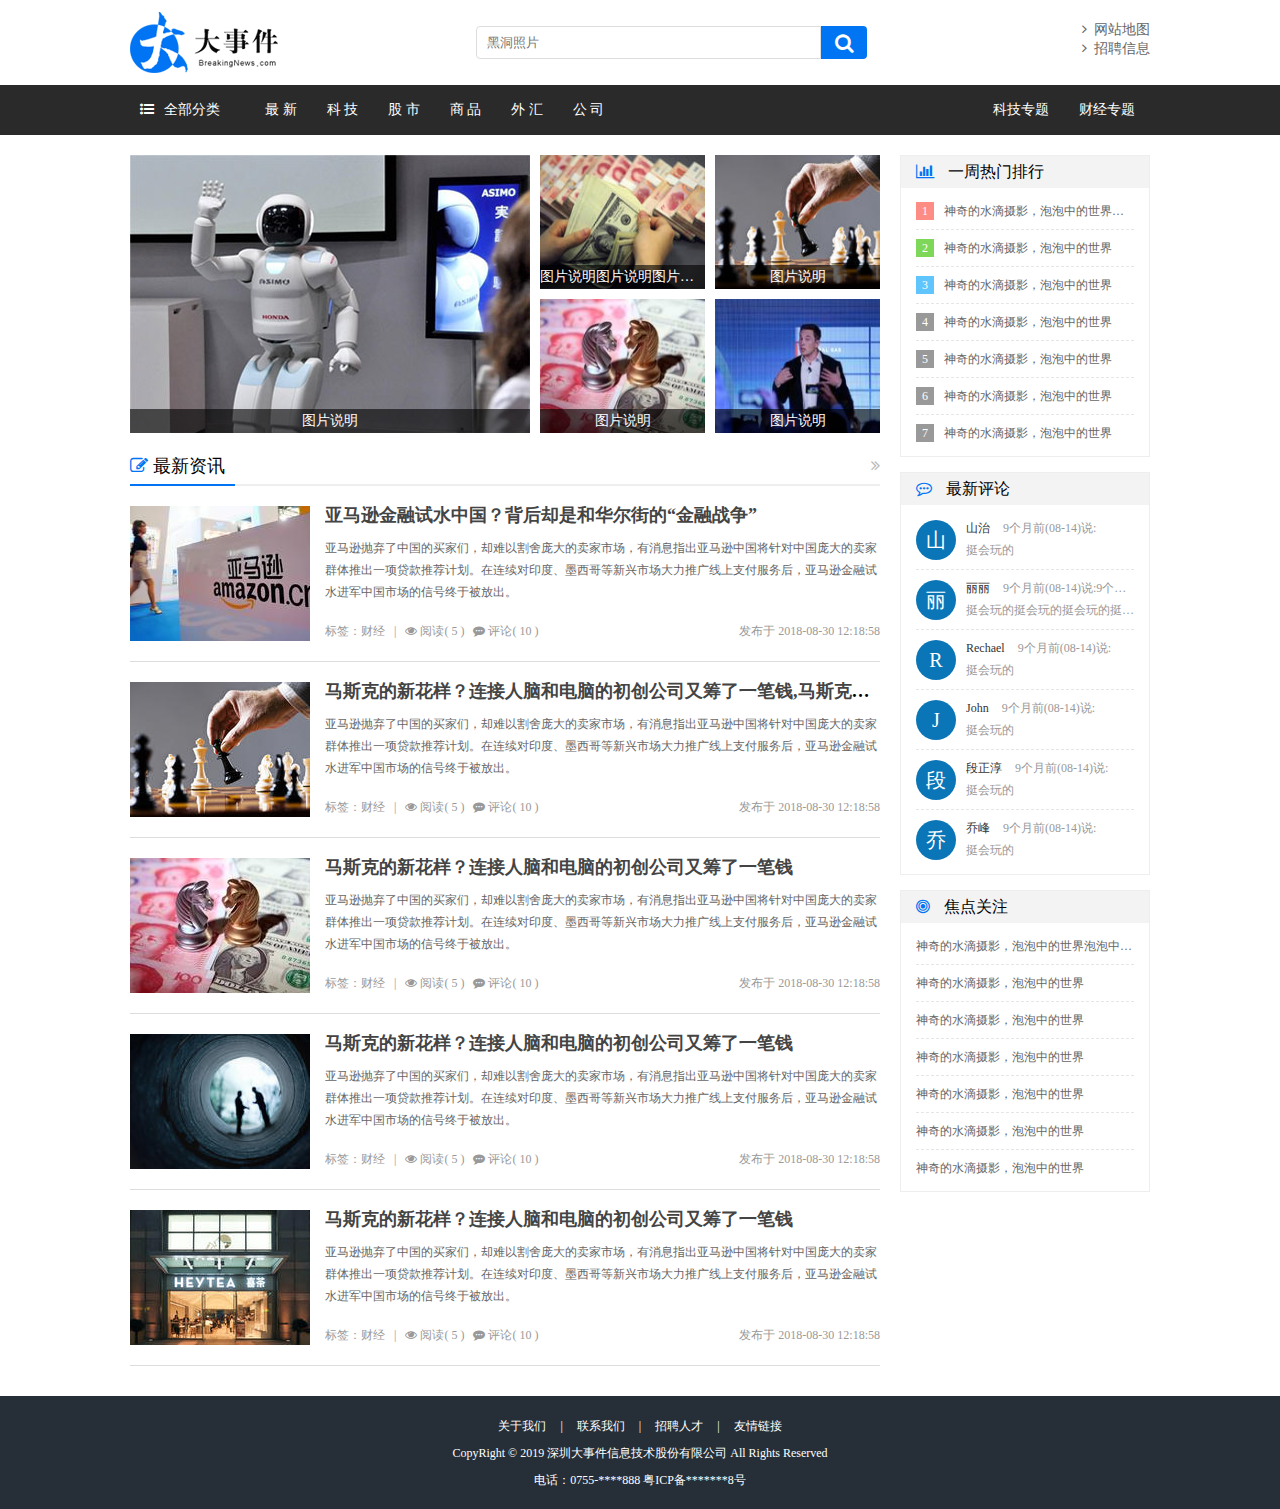
<file: bigProject/index.html>
<!DOCTYPE html>
<html lang="en">

<head>
    <meta charset="UTF-8">
    <meta name="viewport" content="width=device-width, initial-scale=1.0">
    <meta http-equiv="X-UA-Compatible" content="ie=edge">
    <title>大事件-首页</title>
    <link rel="stylesheet" href="css/reset.css">
    <link rel="stylesheet" href="css/font-awesome.min.css">
    <link rel="stylesheet" href="css/main.css">
</head>

<body>
    <div class="header">
        <a href="#" class="logo fl"><img src="images/logo.png" alt="logo"></a>
        <div class="search_form fl">
            <input type="text" class="search_txt" placeholder="黑洞照片">
            <button class="search_btn"><i class="fa fa-search"></i></button>
        </div>
        <div class="link_info fr">
            <a href="#"><i class="fa fa-angle-right"></i>&nbsp;&nbsp;网站地图</a><br>
            <a href="#"><i class="fa fa-angle-right"></i>&nbsp;&nbsp;招聘信息</a>
        </div>
    </div>

    <div class="menu_con">
        <div class="menu">
            <div class="menu_collapse fl">
                <a href="javascript:;" class="level_one"><i class="fa fa-list-ul"></i>全部分类</a>
                <ul class="level_two">
                    <li class="up"></li>
                    <li><a href="./list.html">最 新</a></li>
                    <li><a href="./list.html">科 技</a></li>
                    <li><a href="./list.html">股 市</a></li>
                    <li><a href="./list.html">商 品</a></li>
                    <li><a href="./list.html">外 汇</a></li>
                    <li><a href="./list.html">公 司</a></li>
                </ul>
            </div>
            <ul class="left_menu fl">
                <li><a href="#">最 新</a></li>
                <li><a href="#">科 技</a></li>
                <li><a href="#">股 市</a></li>
                <li><a href="#">商 品</a></li>
                <li><a href="#">外 汇</a></li>
                <li><a href="#">公 司</a></li>
            </ul>
            <ul class="right_menu fr">
                <li><a href="#">科技专题</a></li>
                <li><a href="#">财经专题</a></li>
            </ul>
        </div>
    </div>

    <div class="main_con clearfix">
        <div class="left_con">
            <ul class="focus_list">
                <li class="first">
                    <a href="#"><img src="images/pic01.jpg" alt=""></a>
                    <p>图片说明</p>
                </li>
                <li>
                    <a href="#"><img src="images/pic02.jpg" alt=""></a>
                    <p>图片说明图片说明图片说明图片说明图片说明图片说明图片说明图片说明图片说明</p>
                </li>
                <li>
                    <a href="#"><img src="images/pic03.jpg" alt=""></a>
                    <p>图片说明</p>
                </li>
                <li>
                    <a href="#"><img src="images/pic05.jpg" alt=""></a>
                    <p>图片说明</p>
                </li>
                <li>
                    <a href="#"><img src="images/pic06.jpg" alt=""></a>
                    <p>图片说明</p>
                </li>
            </ul>

            <div class="common_title">
                <h3><i class="fa fa-edit"></i> 最新资讯</h3>
                <a href="#" class="more"><i class="fa fa-angle-double-right"></i></a>
            </div>

            <div class="common_news">
                <div class="common_news_list">
                    <a href="#" class="list_pic"><img src="images/pic09.jpg" alt=""></a>
                    <h4><a href="#">亚马逊金融试水中国？背后却是和华尔街的“金融战争” </a></h4>
                    <p>亚马逊抛弃了中国的买家们，却难以割舍庞大的卖家市场，有消息指出亚马逊中国将针对中国庞大的卖家群体推出一项贷款推荐计划。在连续对印度、墨西哥等新兴市场大力推广线上支付服务后，亚马逊金融试水进军中国市场的信号终于被放出。
                    </p>
                    <div class="new_info">
                        <span>标签：财经&nbsp;&nbsp;&nbsp;|&nbsp;&nbsp;&nbsp;<i class="fa fa-eye"></i>&nbsp;阅读( 5
                            )&nbsp;&nbsp;&nbsp;<i class="fa fa-commenting"></i>&nbsp;评论( 10 )</span>
                        <b>发布于 2018-08-30 12:18:58</b>
                    </div>
                </div>

                <div class="common_news_list">
                    <a href="#" class="list_pic"><img src="images/pic03.jpg" alt=""></a>
                    <h4><a href="#">马斯克的新花样？连接人脑和电脑的初创公司又筹了一笔钱,马斯克的新花样？连接人脑和电脑的初创公司又筹了一笔钱</a></h4>
                    <p>亚马逊抛弃了中国的买家们，却难以割舍庞大的卖家市场，有消息指出亚马逊中国将针对中国庞大的卖家群体推出一项贷款推荐计划。在连续对印度、墨西哥等新兴市场大力推广线上支付服务后，亚马逊金融试水进军中国市场的信号终于被放出。
                    </p>
                    <div class="new_info">
                        <span>标签：财经&nbsp;&nbsp;&nbsp;|&nbsp;&nbsp;&nbsp;<i class="fa fa-eye"></i>&nbsp;阅读( 5
                            )&nbsp;&nbsp;&nbsp;<i class="fa fa-commenting"></i>&nbsp;评论( 10 )</span>
                        <b>发布于 2018-08-30 12:18:58</b>
                    </div>
                </div>

                <div class="common_news_list">
                    <a href="#" class="list_pic"><img src="images/pic05.jpg" alt=""></a>
                    <h4><a href="#">马斯克的新花样？连接人脑和电脑的初创公司又筹了一笔钱</a></h4>
                    <p>亚马逊抛弃了中国的买家们，却难以割舍庞大的卖家市场，有消息指出亚马逊中国将针对中国庞大的卖家群体推出一项贷款推荐计划。在连续对印度、墨西哥等新兴市场大力推广线上支付服务后，亚马逊金融试水进军中国市场的信号终于被放出。
                    </p>
                    <div class="new_info">
                        <span>标签：财经&nbsp;&nbsp;&nbsp;|&nbsp;&nbsp;&nbsp;<i class="fa fa-eye"></i>&nbsp;阅读( 5
                            )&nbsp;&nbsp;&nbsp;<i class="fa fa-commenting"></i>&nbsp;评论( 10 )</span>
                        <b>发布于 2018-08-30 12:18:58</b>
                    </div>
                </div>

                <div class="common_news_list">
                    <a href="#" class="list_pic"><img src="images/pic07.jpg" alt=""></a>
                    <h4><a href="#">马斯克的新花样？连接人脑和电脑的初创公司又筹了一笔钱</a></h4>
                    <p>亚马逊抛弃了中国的买家们，却难以割舍庞大的卖家市场，有消息指出亚马逊中国将针对中国庞大的卖家群体推出一项贷款推荐计划。在连续对印度、墨西哥等新兴市场大力推广线上支付服务后，亚马逊金融试水进军中国市场的信号终于被放出。
                    </p>
                    <div class="new_info">
                        <span>标签：财经&nbsp;&nbsp;&nbsp;|&nbsp;&nbsp;&nbsp;<i class="fa fa-eye"></i>&nbsp;阅读( 5
                            )&nbsp;&nbsp;&nbsp;<i class="fa fa-commenting"></i>&nbsp;评论( 10 )</span>
                        <b>发布于 2018-08-30 12:18:58</b>
                    </div>
                </div>

                <div class="common_news_list">
                    <a href="#" class="list_pic"><img src="images/pic10.jpg" alt=""></a>
                    <h4><a href="#">马斯克的新花样？连接人脑和电脑的初创公司又筹了一笔钱</a></h4>
                    <p>亚马逊抛弃了中国的买家们，却难以割舍庞大的卖家市场，有消息指出亚马逊中国将针对中国庞大的卖家群体推出一项贷款推荐计划。在连续对印度、墨西哥等新兴市场大力推广线上支付服务后，亚马逊金融试水进军中国市场的信号终于被放出。
                    </p>
                    <div class="new_info">
                        <span>标签：财经&nbsp;&nbsp;&nbsp;|&nbsp;&nbsp;&nbsp;<i class="fa fa-eye"></i>&nbsp;阅读( 5
                            )&nbsp;&nbsp;&nbsp;<i class="fa fa-commenting"></i>&nbsp;评论( 10 )</span>
                        <b>发布于 2018-08-30 12:18:58</b>
                    </div>
                </div>
            </div>

        </div>
        <div class="right_con">
            <div class="common_wrap">
                <h3><i class="fa fa-bar-chart"></i> 一周热门排行</h3>
                <ul class="content_list hotrank_list">
                    <li><span class="first">1</span><a href="#">神奇的水滴摄影，泡泡中的世界泡泡中的世界</a></li>
                    <li><span class="second">2</span><a href="#">神奇的水滴摄影，泡泡中的世界</a></li>
                    <li><span class="third">3</span><a href="#">神奇的水滴摄影，泡泡中的世界</a></li>
                    <li><span>4</span><a href="#">神奇的水滴摄影，泡泡中的世界</a></li>
                    <li><span>5</span><a href="#">神奇的水滴摄影，泡泡中的世界</a></li>
                    <li><span>6</span><a href="#">神奇的水滴摄影，泡泡中的世界</a></li>
                    <li><span>7</span><a href="#">神奇的水滴摄影，泡泡中的世界</a></li>
                </ul>
            </div>
            <div class="common_wrap">
                <h3><i class="fa fa-commenting-o"></i> 最新评论</h3>
                <ul class="content_list comment_list">
                    <li>
                        <span>山</span>
                        <b><em>山治</em> 9个月前(08-14)说:</b>
                        <strong>挺会玩的</strong>
                    </li>
                    <li>
                        <span>丽</span>
                        <b><em>丽丽</em> 9个月前(08-14)说:9个月前(08-14)说:9个月前(08-14)说:</b>
                        <strong>挺会玩的挺会玩的挺会玩的挺会玩的</strong>
                    </li>
                    <li>
                        <span>R</span>
                        <b><em>Rechael</em> 9个月前(08-14)说:</b>
                        <strong>挺会玩的</strong>
                    </li>
                    <li>
                        <span>J</span>
                        <b><em>John</em> 9个月前(08-14)说:</b>
                        <strong>挺会玩的</strong>
                    </li>
                    <li>
                        <span>段</span>
                        <b><em>段正淳</em> 9个月前(08-14)说:</b>
                        <strong>挺会玩的</strong>
                    </li>
                    <li>
                        <span>乔</span>
                        <b><em>乔峰</em> 9个月前(08-14)说:</b>
                        <strong>挺会玩的</strong>
                    </li>
                </ul>
            </div>
            <div class="common_wrap">
                <h3><i class="fa fa-bullseye"></i> 焦点关注</h3>
                <ul class="content_list guanzhu_list">
                    <li><a href="#">神奇的水滴摄影，泡泡中的世界泡泡中的世界</a></li>
                    <li><a href="#">神奇的水滴摄影，泡泡中的世界</a></li>
                    <li><a href="#">神奇的水滴摄影，泡泡中的世界</a></li>
                    <li><a href="#">神奇的水滴摄影，泡泡中的世界</a></li>
                    <li><a href="#">神奇的水滴摄影，泡泡中的世界</a></li>
                    <li><a href="#">神奇的水滴摄影，泡泡中的世界</a></li>
                    <li><a href="#">神奇的水滴摄影，泡泡中的世界</a></li>
                </ul>
            </div>
        </div>
    </div>

    <div class="footer clearfix">
        <div class="foot_link">
            <a href="#">关于我们</a>
            <span>|</span>
            <a href="#">联系我们</a>
            <span>|</span>
            <a href="#">招聘人才</a>
            <span>|</span>
            <a href="#">友情链接</a>
        </div>
        <p>CopyRight © 2019 深圳大事件信息技术股份有限公司 All Rights Reserved</p>
        <p>电话：0755-****888 粤ICP备*******8号</p>
    </div>

    <!-- 导入模板引擎js文件 -->
    <script src="./js/template-web.js"></script>
    <!-- 引入jq文件 -->
    <script src="./js/jquery-1.12.4.min.js"></script>
</body>

</html>
</file>
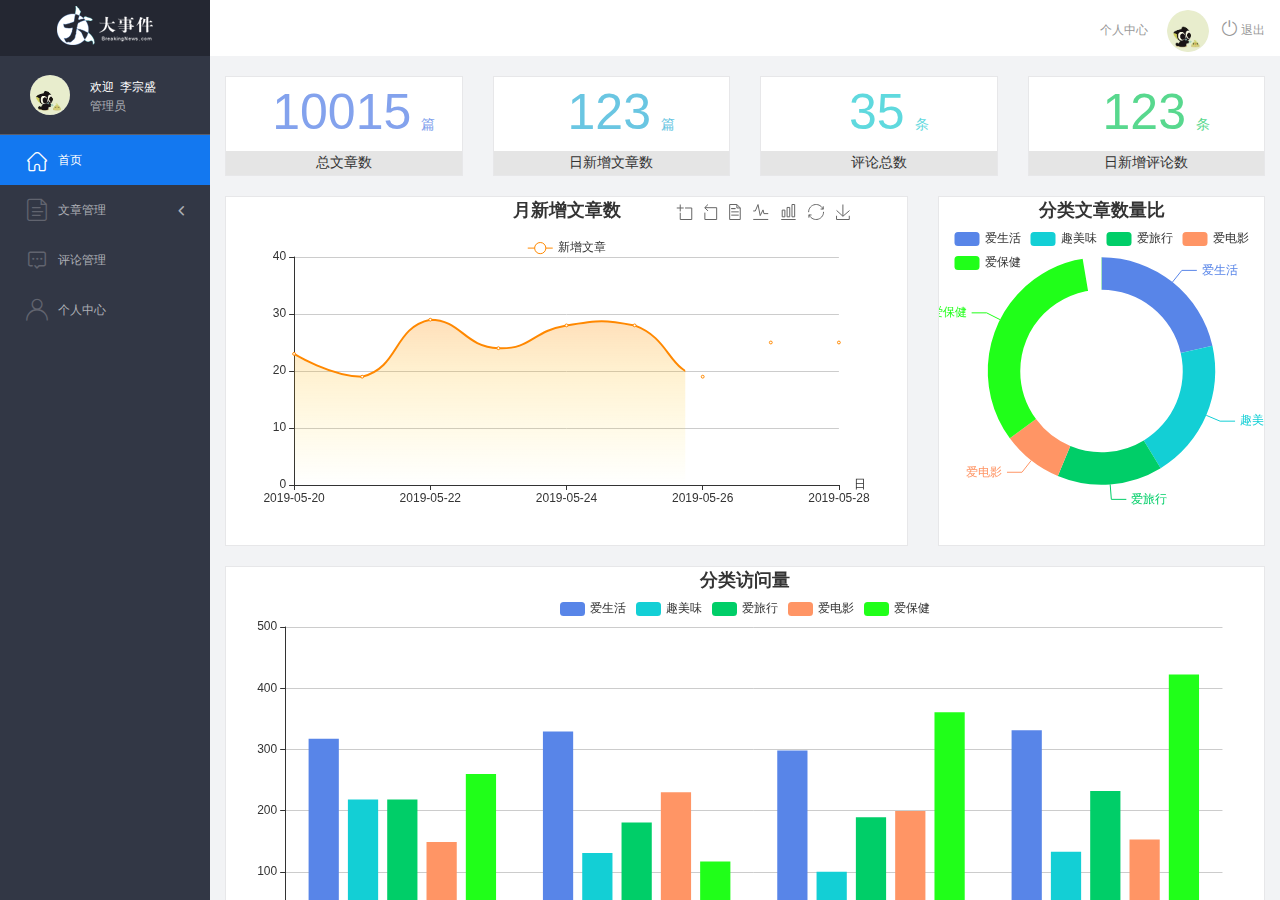
<file: bigProject/admin/index.html>
<!DOCTYPE html>
<html lang="en">

<head>
    <meta charset="UTF-8">
    <meta name="viewport" content="width=device-width, initial-scale=1.0">
    <meta http-equiv="X-UA-Compatible" content="ie=edge">
    <title>大事件-后台首页</title>
    <link rel="stylesheet" href="./libs/bootstrap/css/bootstrap.min.css">
    <link rel="stylesheet" href="css/reset.css">
    <link rel="stylesheet" href="css/iconfont.css">
    <link rel="stylesheet" href="css/main.css">
    <script src="./libs/jquery-1.12.4.min.js"></script>
    <!-- 导入bootstrap的js文件 -->
    <script src="./libs/bootstrap/js/bootstrap.min.js"></script>
</head>

<body>
    <div class="sider">
        <a href="#" class="logo"><img src="images/logo02.png" alt="logo"></a>
        <div class="user_info">
            <img src="images/2.jpg" alt="person">
            <span>欢迎&nbsp;&nbsp;李宗盛</span>
            <b>管理员</b>
        </div>
        <!-- 左侧导航栏 -->
        <div class="menu">
            <div class="level01 active"><a href="./main_count.html" target="main_frame"><i
                        class="iconfont icon-yidiandiantubiao04"></i><span>首页</span></a></div>
            <div class="level01"><a href="#"><i class="iconfont icon-icon-article"></i><span>文章管理</span><b
                        class="iconfont icon-arrowdownl"></b></a></div>
            <ul class="level02">
                <li><a href="./article_list.html" target="main_frame"><i class="iconfont icon-previewright"></i><span>文章列表</span></a></li>
                <li><a href="./article_edit.html" target="main_frame"><i class="iconfont icon-previewright"></i><span>发表文章</span></a></li>
                <li><a href="./article_category.html" target="main_frame"><i class="iconfont icon-previewright"></i><span>文章类别管理</span></a>
                </li>
            </ul>

            <div class="level01"><a href="./comment_list.html" target="main_frame"><i
                        class="iconfont icon-comment"></i><span>评论管理</span></a></div>
            <div class="level01" id="user"><a href="./user.html" target="main_frame"><i
                        class="iconfont icon-user"></i><span>个人中心</span></a></div>
        </div>
        <!-- 顶部栏 -->
        <div class="header_bar">
            <div class="user_center_link">
                <a href="./user.html" target="main_frame">个人中心</a>
                <img src="images/2.jpg" alt="person">
                <a href="javascript:void(0)" class="logout"><i class="iconfont icon-tuichu"></i> 退出</a>
            </div>
        </div>
        <!-- 右侧主体内容 -->
        <div class="main" id="main_body">
            <iframe name="main_frame" src="./main_count.html" frameborder="0"></iframe>
        </div>
    </div>
</body>
</html>
<script>
    $(function () {
        // 点击文章列表下拉
        $('.level01:eq(1)').click(function () {
            $(this).next('.level02').stop().slideToggle();
        })
        // 点击切换高亮效果
        $('.level01').click(function () {
            $(this).addClass('active').siblings().removeClass('active');
        });


        //登录后--获取用户信息
        $.ajax({
            type:'get',
            url:BigNew.user_info,
            headers:{
                Authorization:localStorage.getItem('token')
            },
            success:function(backData){
                // console.log(backData);
                $('.user_info>img').prop('src',backData.data.userPic);
                $('.user_info>span').text('欢迎  '+backData.data.nickname);

                $('.user_center_link>img').prop('src',backData.data.userPic);               
            },
            error:function(backData){
                // console.log(backData);
                // console.log(backData.statusText);               
                if(backData.statusText === 'Forbidden'){
                    alert('请先登录');
                    location.href='./login.html'
                };                
            }
        });


        // 退出
        $('.logout').click(function () {
            if(confirm('确定要退出嘛')){
                localStorage.removeItem('token');
               location.href="./login.html" 
            }
        })
    })
    
</script>
</file>
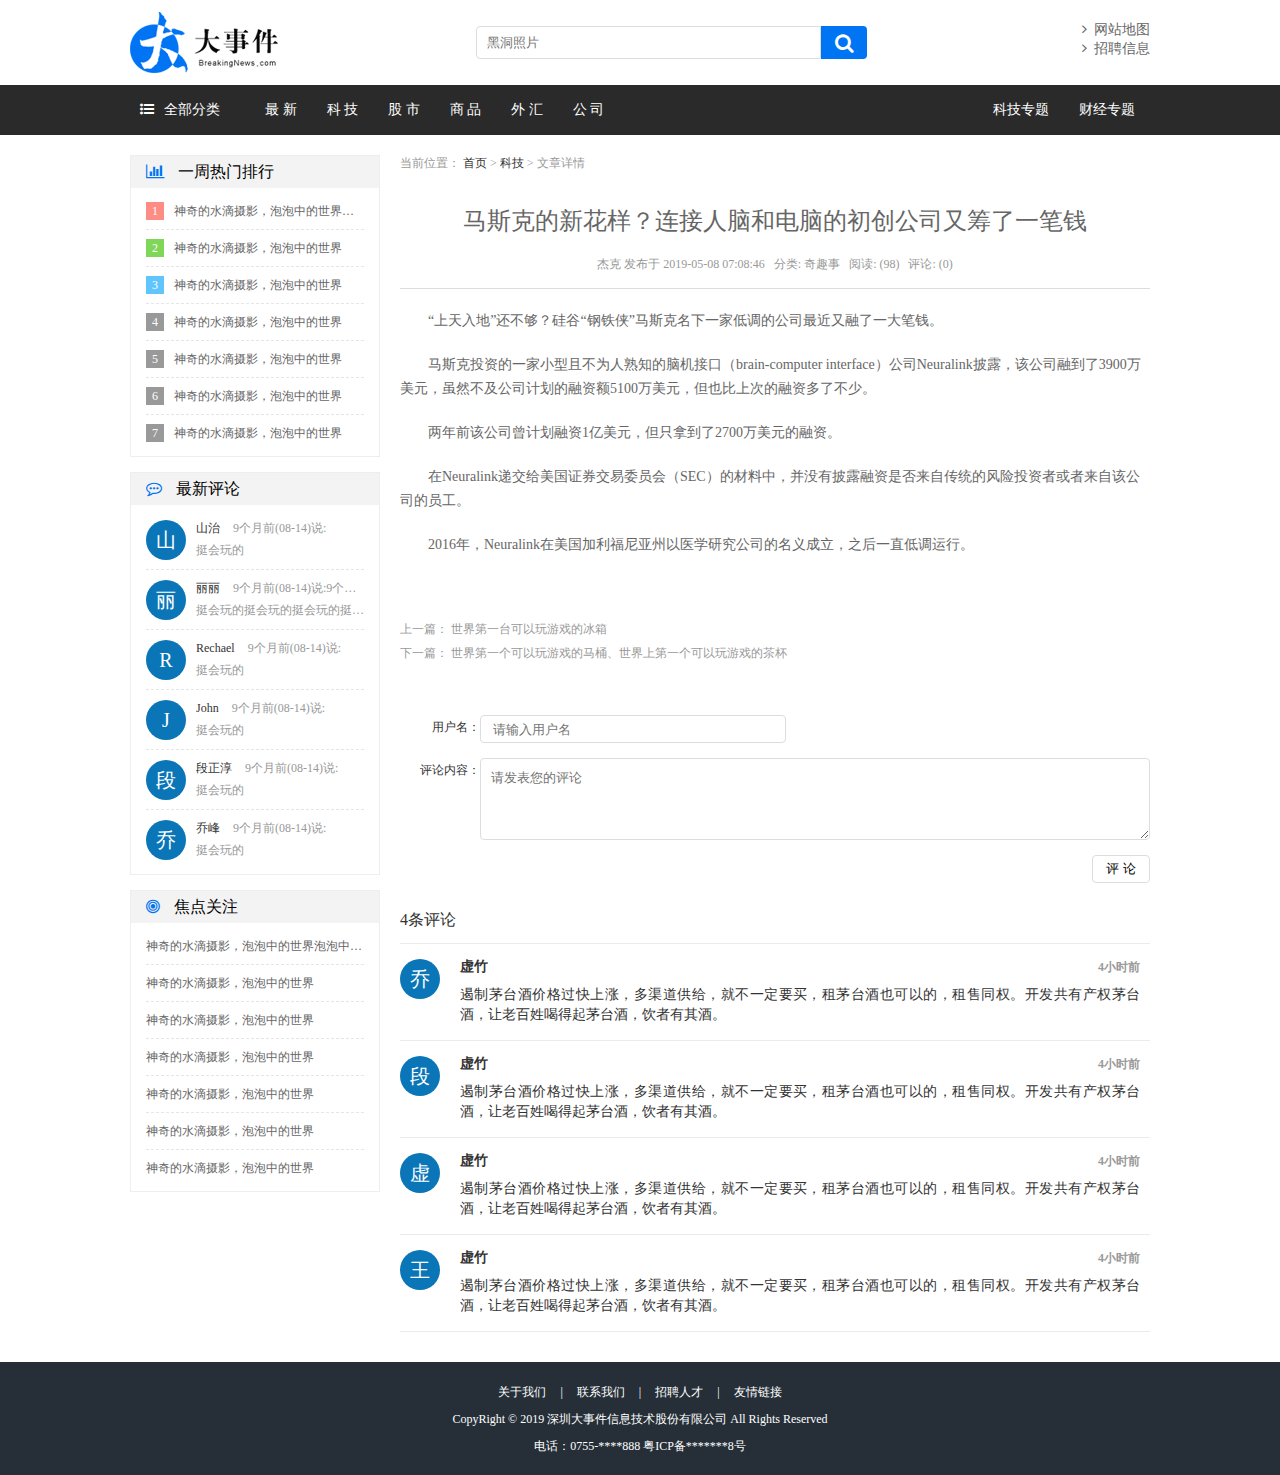
<file: bigProject/article.html>
<!DOCTYPE html>
<html lang="en">

<head>
    <meta charset="UTF-8">
    <meta name="viewport" content="width=device-width, initial-scale=1.0">
    <meta http-equiv="X-UA-Compatible" content="ie=edge">
    <title>大事件-文章</title>
    <link rel="stylesheet" type="text/css" href="css/reset.css">
    <link rel="stylesheet" href="css/font-awesome.min.css">
    <link rel="stylesheet" type="text/css" href="css/main.css">
</head>

<body>
    <div class="header">
        <a href="#" class="logo fl"><img src="images/logo.png" alt="logo"></a>
        <div class="search_form fl">
            <input type="text" class="search_txt" placeholder="黑洞照片">
            <button class="search_btn"><i class="fa fa-search"></i></button>
        </div>
        <div class="link_info fr">
            <a href="#"><i class="fa fa-angle-right"></i>&nbsp;&nbsp;网站地图</a><br>
            <a href="#"><i class="fa fa-angle-right"></i>&nbsp;&nbsp;招聘信息</a>
        </div>
    </div>

    <div class="menu_con">
        <div class="menu">
            <div class="menu_collapse fl">
                <a href="javascript:;" class="level_one"><i class="fa fa-list-ul"></i>全部分类</a>
                <ul class="level_two">
                    <li class="up"></li>
                    <li><a href="#">最 新</a></li>
                    <li><a href="#">科 技</a></li>
                    <li><a href="#">股 市</a></li>
                    <li><a href="#">商 品</a></li>
                    <li><a href="#">外 汇</a></li>
                    <li><a href="#">公 司</a></li>
                </ul>
            </div>
            <ul class="left_menu fl">
                <li><a href="#">最 新</a></li>
                <li><a href="#">科 技</a></li>
                <li><a href="#">股 市</a></li>
                <li><a href="#">商 品</a></li>
                <li><a href="#">外 汇</a></li>
                <li><a href="#">公 司</a></li>
            </ul>
            <ul class="right_menu fr">
                <li><a href="#">科技专题</a></li>
                <li><a href="#">财经专题</a></li>
            </ul>
        </div>
    </div>

    <div class="main_con clearfix">
        <div class="left_con setfr">
            <div class="breadcrumb">
                当前位置： <a href="#">首页</a> &gt; <a href="#">科技</a> &gt; 文章详情
            </div>
            <h3 class="article_title">马斯克的新花样？连接人脑和电脑的初创公司又筹了一笔钱</h3>
            <div class="article_info">杰克 发布于 2019-05-08 07:08:46&nbsp;&nbsp;&nbsp;分类: 奇趣事&nbsp;&nbsp;&nbsp;阅读:
                (98)&nbsp;&nbsp;&nbsp;评论: (0)</div>
            <div class="article_con">

                <p>“上天入地”还不够？硅谷“钢铁侠”马斯克名下一家低调的公司最近又融了一大笔钱。</p>

                <p>马斯克投资的一家小型且不为人熟知的脑机接口（brain-computer
                    interface）公司Neuralink披露，该公司融到了3900万美元，虽然不及公司计划的融资额5100万美元，但也比上次的融资多了不少。</p>

                <p>两年前该公司曾计划融资1亿美元，但只拿到了2700万美元的融资。</p>

                <p>在Neuralink递交给美国证券交易委员会（SEC）的材料中，并没有披露融资是否来自传统的风险投资者或者来自该公司的员工。</p>

                <p>2016年，Neuralink在美国加利福尼亚州以医学研究公司的名义成立，之后一直低调运行。</p>

            </div>
            <div class="article_links">
                上一篇： <a href="#">世界第一台可以玩游戏的冰箱</a><br>
                下一篇： <a href="#">世界第一个可以玩游戏的马桶、世界上第一个可以玩游戏的茶杯</a>
            </div>

            <form action="" class="comment_form">
                <div class="form_group">
                    <label>用户名：</label>
                    <input type="text" placeholder="请输入用户名" class="comment_name">
                </div>
                <div class="form_group">
                    <label>评论内容：</label>
                    <textarea placeholder="请发表您的评论" class="comment_input"></textarea>
                </div>
                <div class="form_group">
                    <input type="submit" name="" value="评 论" class="comment_sub"></div>
            </form>

            <div class="comment_count">
                4条评论
            </div>

            <div class="comment_list_con">
                <div class="comment_detail_list">
                    <div class="person_pic fl">乔</div>
                    <div class="name_time fl"><b>虚竹</b><span>4小时前</span></div>
                    <div class="comment_text fl">
                        遏制茅台酒价格过快上涨，多渠道供给，就不一定要买，租茅台酒也可以的，租售同权。开发共有产权茅台酒，让老百姓喝得起茅台酒，饮者有其酒。
                    </div>
                </div>
                <div class="comment_detail_list">
                    <div class="person_pic fl">段</div>
                    <div class="name_time fl"><b>虚竹</b><span>4小时前</span></div>
                    <div class="comment_text fl">
                        遏制茅台酒价格过快上涨，多渠道供给，就不一定要买，租茅台酒也可以的，租售同权。开发共有产权茅台酒，让老百姓喝得起茅台酒，饮者有其酒。
                    </div>
                </div>
                <div class="comment_detail_list">
                    <div class="person_pic fl">虚</div>
                    <div class="name_time fl"><b>虚竹</b><span>4小时前</span></div>
                    <div class="comment_text fl">
                        遏制茅台酒价格过快上涨，多渠道供给，就不一定要买，租茅台酒也可以的，租售同权。开发共有产权茅台酒，让老百姓喝得起茅台酒，饮者有其酒。
                    </div>
                </div>
                <div class="comment_detail_list">
                    <div class="person_pic fl">王</div>
                    <div class="name_time fl"><b>虚竹</b><span>4小时前</span></div>
                    <div class="comment_text fl">
                        遏制茅台酒价格过快上涨，多渠道供给，就不一定要买，租茅台酒也可以的，租售同权。开发共有产权茅台酒，让老百姓喝得起茅台酒，饮者有其酒。
                    </div>
                </div>
            </div>
        </div>
        <div class="right_con setfl">
            <div class="common_wrap">
                <h3><i class="fa fa-bar-chart"></i> 一周热门排行</h3>
                <ul class="content_list">
                    <li><span class="first">1</span><a href="#">神奇的水滴摄影，泡泡中的世界泡泡中的世界</a></li>
                    <li><span class="second">2</span><a href="#">神奇的水滴摄影，泡泡中的世界</a></li>
                    <li><span class="third">3</span><a href="#">神奇的水滴摄影，泡泡中的世界</a></li>
                    <li><span>4</span><a href="#">神奇的水滴摄影，泡泡中的世界</a></li>
                    <li><span>5</span><a href="#">神奇的水滴摄影，泡泡中的世界</a></li>
                    <li><span>6</span><a href="#">神奇的水滴摄影，泡泡中的世界</a></li>
                    <li><span>7</span><a href="#">神奇的水滴摄影，泡泡中的世界</a></li>
                </ul>
            </div>
            <div class="common_wrap">
                <h3><i class="fa fa-commenting-o"></i> 最新评论</h3>
                <ul class="content_list comment_list">
                    <li>
                        <span>山</span>
                        <b><em>山治</em> 9个月前(08-14)说:</b>
                        <strong>挺会玩的</strong>
                    </li>
                    <li>
                        <span>丽</span>
                        <b><em>丽丽</em> 9个月前(08-14)说:9个月前(08-14)说:9个月前(08-14)说:</b>
                        <strong>挺会玩的挺会玩的挺会玩的挺会玩的</strong>
                    </li>
                    <li>
                        <span>R</span>
                        <b><em>Rechael</em> 9个月前(08-14)说:</b>
                        <strong>挺会玩的</strong>
                    </li>
                    <li>
                        <span>J</span>
                        <b><em>John</em> 9个月前(08-14)说:</b>
                        <strong>挺会玩的</strong>
                    </li>
                    <li>
                        <span>段</span>
                        <b><em>段正淳</em> 9个月前(08-14)说:</b>
                        <strong>挺会玩的</strong>
                    </li>
                    <li>
                        <span>乔</span>
                        <b><em>乔峰</em> 9个月前(08-14)说:</b>
                        <strong>挺会玩的</strong>
                    </li>
                </ul>
            </div>
            <div class="common_wrap">
                <h3><i class="fa fa-bullseye"></i> 焦点关注</h3>
                <ul class="content_list guanzhu_list">
                    <li><a href="#">神奇的水滴摄影，泡泡中的世界泡泡中的世界</a></li>
                    <li><a href="#">神奇的水滴摄影，泡泡中的世界</a></li>
                    <li><a href="#">神奇的水滴摄影，泡泡中的世界</a></li>
                    <li><a href="#">神奇的水滴摄影，泡泡中的世界</a></li>
                    <li><a href="#">神奇的水滴摄影，泡泡中的世界</a></li>
                    <li><a href="#">神奇的水滴摄影，泡泡中的世界</a></li>
                    <li><a href="#">神奇的水滴摄影，泡泡中的世界</a></li>
                </ul>
            </div>
        </div>
    </div>

    <div class="footer clearfix">
        <div class="foot_link">
            <a href="#">关于我们</a>
            <span>|</span>
            <a href="#">联系我们</a>
            <span>|</span>
            <a href="#">招聘人才</a>
            <span>|</span>
            <a href="#">友情链接</a>
        </div>
        <p>CopyRight © 2019 深圳大事件信息技术股份有限公司 All Rights Reserved</p>
        <p>电话：0755-****888 粤ICP备*******8号</p>
    </div>

    <!-- 引入模板引擎js文件 -->
    <script src="./js/template-web.js"></script>
    <script src="./js/jquery-1.12.4.min.js"></script>

</body>

</html>
</file>
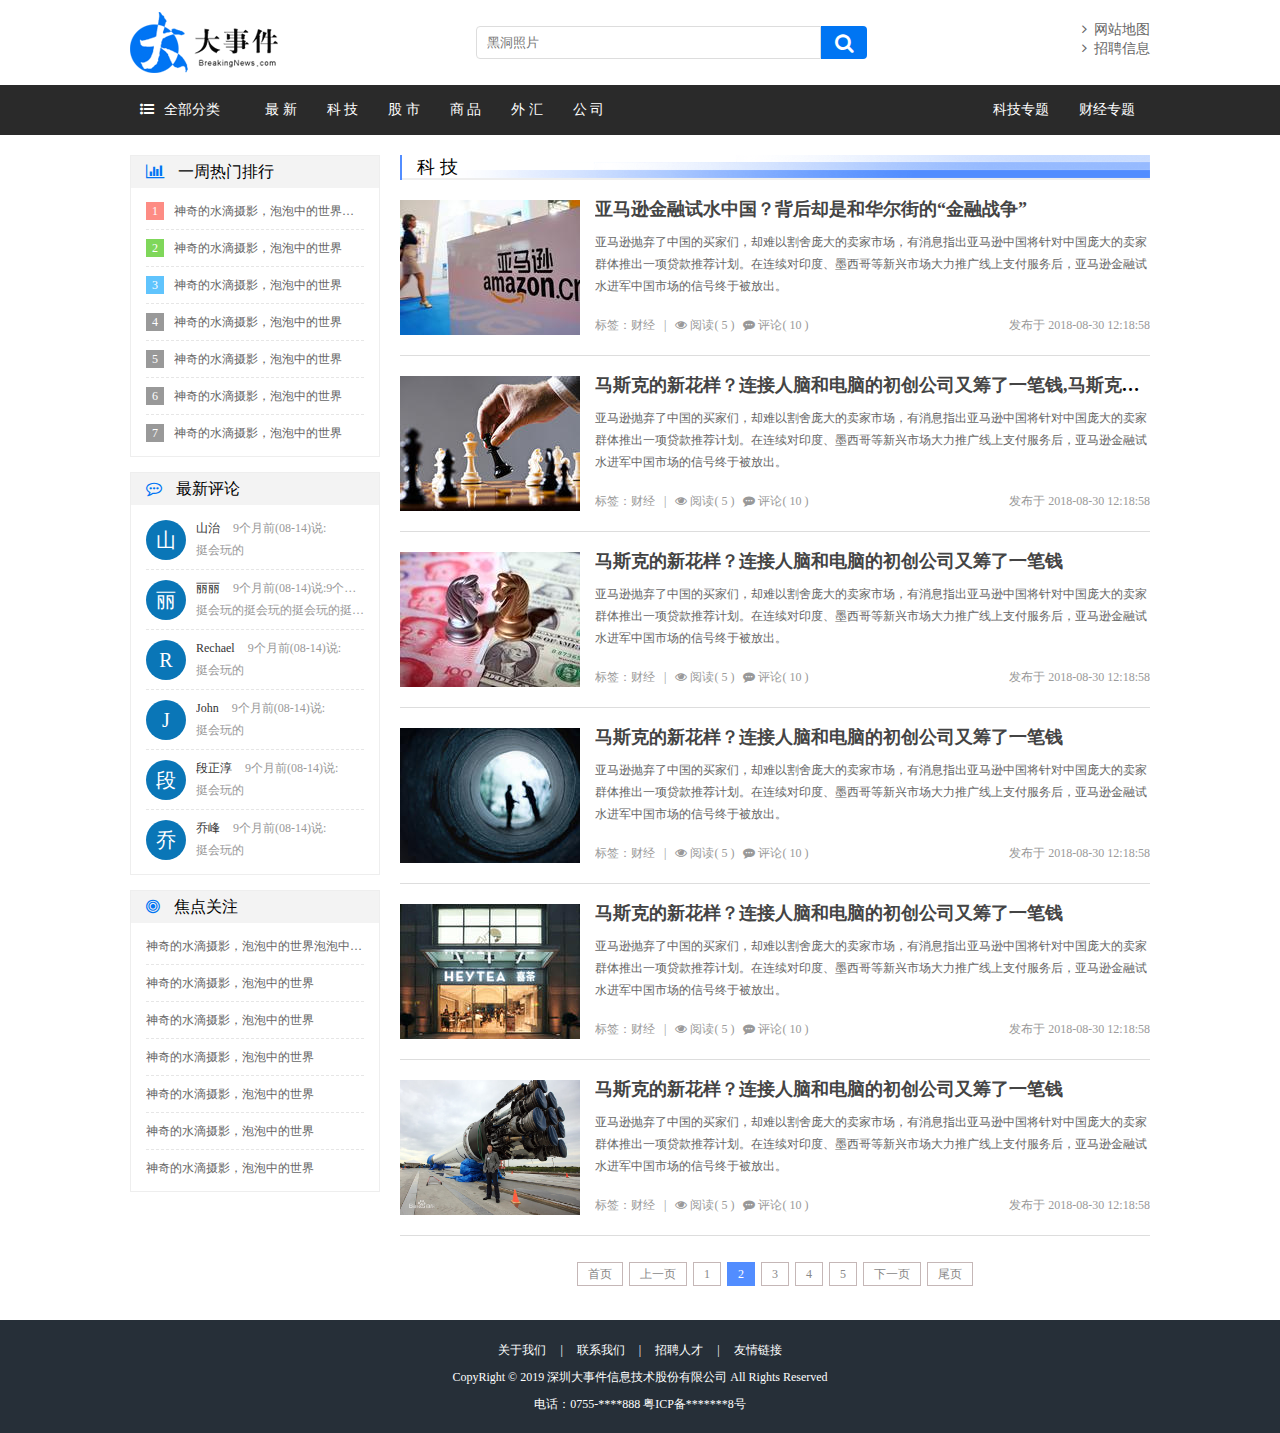
<file: bigProject/list.html>
<!DOCTYPE html>
<html lang="en">

<head>
    <meta charset="UTF-8">
    <meta name="viewport" content="width=device-width, initial-scale=1.0">
    <meta http-equiv="X-UA-Compatible" content="ie=edge">
    <title>大事件-列表页</title>
    <link rel="stylesheet" type="text/css" href="css/reset.css">
    <link rel="stylesheet" href="css/font-awesome.min.css">
    <link rel="stylesheet" type="text/css" href="css/jquery.pagination.css">
    <link rel="stylesheet" type="text/css" href="css/main.css">
    <script type="text/javascript" src="js/jquery-1.12.4.min.js"></script>
    <script type="text/javascript" src="js/jquery.pagination.min.js"></script>
</head>

<body>
    <div class="header">
        <a href="#" class="logo fl"><img src="images/logo.png" alt="logo"></a>
        <div class="search_form fl">
            <input type="text" class="search_txt" placeholder="黑洞照片">
            <button class="search_btn"><i class="fa fa-search"></i></button>
        </div>
        <div class="link_info fr">
            <a href="#"><i class="fa fa-angle-right"></i>&nbsp;&nbsp;网站地图</a><br>
            <a href="#"><i class="fa fa-angle-right"></i>&nbsp;&nbsp;招聘信息</a>
        </div>
    </div>

    <div class="menu_con">
        <div class="menu">
            <div class="menu_collapse fl">
                <a href="javascript:;" class="level_one"><i class="fa fa-list-ul"></i>全部分类</a>
                <ul class="level_two">
                    <li class="up"></li>
                    <li><a href="#">最 新</a></li>
                    <li><a href="#">科 技</a></li>
                    <li><a href="#">股 市</a></li>
                    <li><a href="#">商 品</a></li>
                    <li><a href="#">外 汇</a></li>
                    <li><a href="#">公 司</a></li>
                </ul>
            </div>
            <ul class="left_menu fl">
                <li><a href="#">最 新</a></li>
                <li><a href="#">科 技</a></li>
                <li><a href="#">股 市</a></li>
                <li><a href="#">商 品</a></li>
                <li><a href="#">外 汇</a></li>
                <li><a href="#">公 司</a></li>
            </ul>
            <ul class="right_menu fr">
                <li><a href="#">科技专题</a></li>
                <li><a href="#">财经专题</a></li>
            </ul>
        </div>
    </div>

    <div class="main_con clearfix">
        <div class="left_con setfr">

            <div class="list_title">
                <h3>科 技</h3>
            </div>

            <div class="common_news_list">
                <a href="#" class="list_pic"><img src="images/pic09.jpg" alt=""></a>
                <h4><a href="#">亚马逊金融试水中国？背后却是和华尔街的“金融战争” </a></h4>
                <p>亚马逊抛弃了中国的买家们，却难以割舍庞大的卖家市场，有消息指出亚马逊中国将针对中国庞大的卖家群体推出一项贷款推荐计划。在连续对印度、墨西哥等新兴市场大力推广线上支付服务后，亚马逊金融试水进军中国市场的信号终于被放出。
                </p>
                <div class="new_info">
                    <span>标签：财经&nbsp;&nbsp;&nbsp;|&nbsp;&nbsp;&nbsp;<i class="fa fa-eye"></i>&nbsp;阅读( 5
                        )&nbsp;&nbsp;&nbsp;<i class="fa fa-commenting"></i>&nbsp;评论( 10 )</span>
                    <b>发布于 2018-08-30 12:18:58</b>
                </div>
            </div>

            <div class="common_news_list">
                <a href="#" class="list_pic"><img src="images/pic03.jpg" alt=""></a>
                <h4><a href="#">马斯克的新花样？连接人脑和电脑的初创公司又筹了一笔钱,马斯克的新花样？连接人脑和电脑的初创公司又筹了一笔钱</a></h4>
                <p>亚马逊抛弃了中国的买家们，却难以割舍庞大的卖家市场，有消息指出亚马逊中国将针对中国庞大的卖家群体推出一项贷款推荐计划。在连续对印度、墨西哥等新兴市场大力推广线上支付服务后，亚马逊金融试水进军中国市场的信号终于被放出。
                </p>
                <div class="new_info">
                    <span>标签：财经&nbsp;&nbsp;&nbsp;|&nbsp;&nbsp;&nbsp;<i class="fa fa-eye"></i>&nbsp;阅读( 5
                        )&nbsp;&nbsp;&nbsp;<i class="fa fa-commenting"></i>&nbsp;评论( 10 )</span>
                    <b>发布于 2018-08-30 12:18:58</b>
                </div>
            </div>

            <div class="common_news_list">
                <a href="#" class="list_pic"><img src="images/pic05.jpg" alt=""></a>
                <h4><a href="#">马斯克的新花样？连接人脑和电脑的初创公司又筹了一笔钱</a></h4>
                <p>亚马逊抛弃了中国的买家们，却难以割舍庞大的卖家市场，有消息指出亚马逊中国将针对中国庞大的卖家群体推出一项贷款推荐计划。在连续对印度、墨西哥等新兴市场大力推广线上支付服务后，亚马逊金融试水进军中国市场的信号终于被放出。
                </p>
                <div class="new_info">
                    <span>标签：财经&nbsp;&nbsp;&nbsp;|&nbsp;&nbsp;&nbsp;<i class="fa fa-eye"></i>&nbsp;阅读( 5
                        )&nbsp;&nbsp;&nbsp;<i class="fa fa-commenting"></i>&nbsp;评论( 10 )</span>
                    <b>发布于 2018-08-30 12:18:58</b>
                </div>
            </div>

            <div class="common_news_list">
                <a href="#" class="list_pic"><img src="images/pic07.jpg" alt=""></a>
                <h4><a href="#">马斯克的新花样？连接人脑和电脑的初创公司又筹了一笔钱</a></h4>
                <p>亚马逊抛弃了中国的买家们，却难以割舍庞大的卖家市场，有消息指出亚马逊中国将针对中国庞大的卖家群体推出一项贷款推荐计划。在连续对印度、墨西哥等新兴市场大力推广线上支付服务后，亚马逊金融试水进军中国市场的信号终于被放出。
                </p>
                <div class="new_info">
                    <span>标签：财经&nbsp;&nbsp;&nbsp;|&nbsp;&nbsp;&nbsp;<i class="fa fa-eye"></i>&nbsp;阅读( 5
                        )&nbsp;&nbsp;&nbsp;<i class="fa fa-commenting"></i>&nbsp;评论( 10 )</span>
                    <b>发布于 2018-08-30 12:18:58</b>
                </div>
            </div>

            <div class="common_news_list">
                <a href="#" class="list_pic"><img src="images/pic10.jpg" alt=""></a>
                <h4><a href="#">马斯克的新花样？连接人脑和电脑的初创公司又筹了一笔钱</a></h4>
                <p>亚马逊抛弃了中国的买家们，却难以割舍庞大的卖家市场，有消息指出亚马逊中国将针对中国庞大的卖家群体推出一项贷款推荐计划。在连续对印度、墨西哥等新兴市场大力推广线上支付服务后，亚马逊金融试水进军中国市场的信号终于被放出。
                </p>
                <div class="new_info">
                    <span>标签：财经&nbsp;&nbsp;&nbsp;|&nbsp;&nbsp;&nbsp;<i class="fa fa-eye"></i>&nbsp;阅读( 5
                        )&nbsp;&nbsp;&nbsp;<i class="fa fa-commenting"></i>&nbsp;评论( 10 )</span>
                    <b>发布于 2018-08-30 12:18:58</b>
                </div>
            </div>

            <div class="common_news_list">
                <a href="#" class="list_pic"><img src="images/pic04.jpg" alt=""></a>
                <h4><a href="#">马斯克的新花样？连接人脑和电脑的初创公司又筹了一笔钱</a></h4>
                <p>亚马逊抛弃了中国的买家们，却难以割舍庞大的卖家市场，有消息指出亚马逊中国将针对中国庞大的卖家群体推出一项贷款推荐计划。在连续对印度、墨西哥等新兴市场大力推广线上支付服务后，亚马逊金融试水进军中国市场的信号终于被放出。
                </p>
                <div class="new_info">
                    <span>标签：财经&nbsp;&nbsp;&nbsp;|&nbsp;&nbsp;&nbsp;<i class="fa fa-eye"></i>&nbsp;阅读( 5
                        )&nbsp;&nbsp;&nbsp;<i class="fa fa-commenting"></i>&nbsp;评论( 10 )</span>
                    <b>发布于 2018-08-30 12:18:58</b>
                </div>
            </div>

            <div id="pagination" class="page"></div>
            <script>
                $(function () {
                    $("#pagination").pagination({
                        currentPage: 2,
                        totalPage: 8,
                        callback: function (current) {
                            alert('ok!');
                        }
                    });
                });
            </script>

        </div>
        <div class="right_con setfl">
            <div class="common_wrap">
                <h3><i class="fa fa-bar-chart"></i> 一周热门排行</h3>
                <ul class="content_list">
                    <li><span class="first">1</span><a href="#">神奇的水滴摄影，泡泡中的世界泡泡中的世界</a></li>
                    <li><span class="second">2</span><a href="#">神奇的水滴摄影，泡泡中的世界</a></li>
                    <li><span class="third">3</span><a href="#">神奇的水滴摄影，泡泡中的世界</a></li>
                    <li><span>4</span><a href="#">神奇的水滴摄影，泡泡中的世界</a></li>
                    <li><span>5</span><a href="#">神奇的水滴摄影，泡泡中的世界</a></li>
                    <li><span>6</span><a href="#">神奇的水滴摄影，泡泡中的世界</a></li>
                    <li><span>7</span><a href="#">神奇的水滴摄影，泡泡中的世界</a></li>
                </ul>
            </div>
            <div class="common_wrap">
                <h3><i class="fa fa-commenting-o"></i> 最新评论</h3>
                <ul class="content_list comment_list">
                    <li>
                        <span>山</span>
                        <b><em>山治</em> 9个月前(08-14)说:</b>
                        <strong>挺会玩的</strong>
                    </li>
                    <li>
                        <span>丽</span>
                        <b><em>丽丽</em> 9个月前(08-14)说:9个月前(08-14)说:9个月前(08-14)说:</b>
                        <strong>挺会玩的挺会玩的挺会玩的挺会玩的</strong>
                    </li>
                    <li>
                        <span>R</span>
                        <b><em>Rechael</em> 9个月前(08-14)说:</b>
                        <strong>挺会玩的</strong>
                    </li>
                    <li>
                        <span>J</span>
                        <b><em>John</em> 9个月前(08-14)说:</b>
                        <strong>挺会玩的</strong>
                    </li>
                    <li>
                        <span>段</span>
                        <b><em>段正淳</em> 9个月前(08-14)说:</b>
                        <strong>挺会玩的</strong>
                    </li>
                    <li>
                        <span>乔</span>
                        <b><em>乔峰</em> 9个月前(08-14)说:</b>
                        <strong>挺会玩的</strong>
                    </li>
                </ul>
            </div>
            <div class="common_wrap">
                <h3><i class="fa fa-bullseye"></i> 焦点关注</h3>
                <ul class="content_list guanzhu_list">
                    <li><a href="#">神奇的水滴摄影，泡泡中的世界泡泡中的世界</a></li>
                    <li><a href="#">神奇的水滴摄影，泡泡中的世界</a></li>
                    <li><a href="#">神奇的水滴摄影，泡泡中的世界</a></li>
                    <li><a href="#">神奇的水滴摄影，泡泡中的世界</a></li>
                    <li><a href="#">神奇的水滴摄影，泡泡中的世界</a></li>
                    <li><a href="#">神奇的水滴摄影，泡泡中的世界</a></li>
                    <li><a href="#">神奇的水滴摄影，泡泡中的世界</a></li>
                </ul>
            </div>
        </div>
    </div>

    <div class="footer clearfix">
        <div class="foot_link">
            <a href="#">关于我们</a>
            <span>|</span>
            <a href="#">联系我们</a>
            <span>|</span>
            <a href="#">招聘人才</a>
            <span>|</span>
            <a href="#">友情链接</a>
        </div>
        <p>CopyRight © 2019 深圳大事件信息技术股份有限公司 All Rights Reserved</p>
        <p>电话：0755-****888 粤ICP备*******8号</p>
    </div>
    <!-- 导包template -->
    <script src="./js/template-web.js"></script>
</body>

</html>
</file>
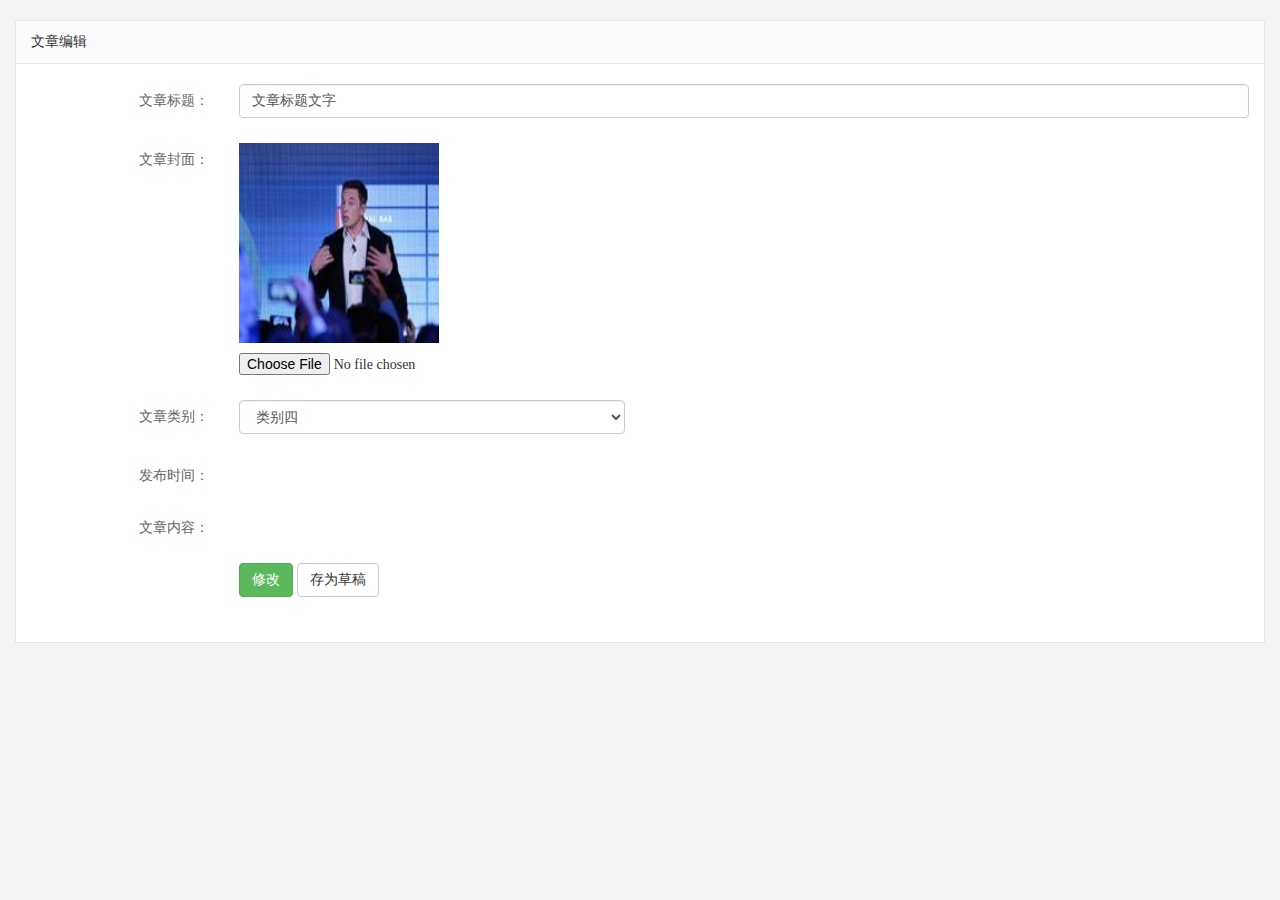
<file: bigProject/admin/article_edit.html>
<!DOCTYPE html>
<html lang="en">

<head>
    <meta charset="UTF-8">
    <meta name="viewport" content="width=device-width, initial-scale=1.0">
    <meta http-equiv="X-UA-Compatible" content="ie=edge">
    <title>文章列表</title>
    <link rel="stylesheet" href="./libs/bootstrap/css/bootstrap.min.css">
    <link rel="stylesheet" href="css/reset.css">
    <link rel="stylesheet" href="css/iconfont.css">
    <link rel="stylesheet" href="css/main.css">
    <!-- jq -->
    <script src="./libs/jquery-1.12.4.min.js"></script>
    <!-- 模板引擎 -->
    <script src="./libs/template-web.js"></script>
</head>

<body>
    <div class="container-fluid">
        <div class="common_title">
            文章编辑
        </div>
        <div class="container-fluid common_con">
            <form class="form-horizontal article_form" id="form">
                <div class="form-group">
                    <label for="inputTitle" class="col-sm-2 control-label">文章标题：</label>
                    <div class="col-sm-10">
                        <input type="text" name="title" class="form-control title" id="inputTitle" value="文章标题文字">
                    </div>
                </div>
                <div class="form-group">
                    <label for="inputCover" class="col-sm-2 control-label">文章封面：</label>
                    <div class="col-sm-10">
                        <img src="images/pic06.jpg" class="article_cover">
                        <input name="cover" type="file" id="inputCover">
                    </div>
                </div>
                <div class="form-group">
                    <label for="inputCategory" class="col-sm-2 control-label">文章类别：</label>
                    <div class="col-sm-4">
                        <select class="form-control category" name="categoryId">
                            <option>类别一</option>
                            <option>类别二</option>
                            <option>类别三</option>
                            <option selected>类别四</option>
                            <option>类别五</option>
                        </select>
                    </div>
                </div>
                <div class="form-group">
                    <label class="col-sm-2 control-label">发布时间：</label>
                    <div class="col-sm-4">
                    </div>
                </div>
                <div class="form-group">
                    <label for="inputEmail3" class="col-sm-2 control-label">文章内容：</label>
                    <div class="col-sm-10">
                    </div>
                </div>
                <div class="form-group">
                    <div class="col-sm-offset-2 col-sm-10">
                        <button type="submit" class="btn btn-success btn-edit">修改</button>
                        <button type="submit" class="btn btn-default btn-draft">存为草稿</button>
                    </div>
                </div>
            </form>
        </div>
    </div>
</body>

</html>
</file>
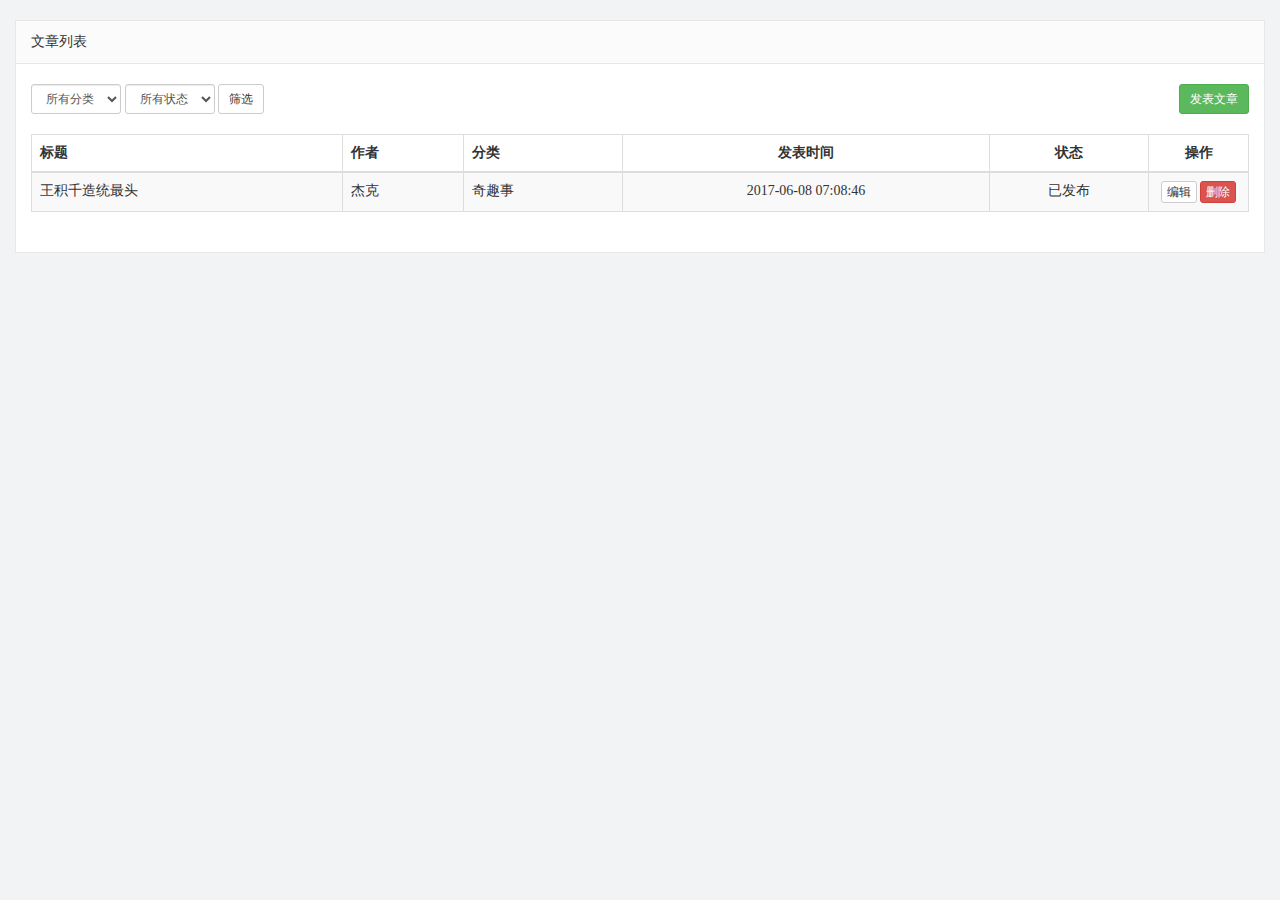
<file: bigProject/admin/article_list.html>
<!DOCTYPE html>
<html lang="en">

<head>
    <meta charset="UTF-8">
    <meta name="viewport" content="width=device-width, initial-scale=1.0">
    <meta http-equiv="X-UA-Compatible" content="ie=edge">
    <title>文章列表</title>
    <link rel="stylesheet" href="./libs/bootstrap/css/bootstrap.min.css">
    <link rel="stylesheet" href="./css/reset.css">
    <link rel="stylesheet" href="./css/iconfont.css">
    <link rel="stylesheet" href="./css/main.css">
    <script src="./libs/jquery-1.12.4.min.js"></script>
    <!-- 引入模板引擎js文件 -->
    <script src="./libs/template-web.js"></script>
</head>

<body>
    <div class="container-fluid">
        <div class="common_title">
            文章列表
        </div>
        <div class="container-fluid common_con">
            <div class="row opt_btns">
                <div class="col-xs-6">
                    <form class="form-inline">
                        <select id="selCategory" name="" class="form-control input-sm">
                            <option value="">所有分类</option>
                            <option>未分类</option>
                            <option>奇趣事</option>
                            <option>会生活</option>
                            <option>爱旅行</option>
                        </select>
                        <select id="selStatus" name="" class="form-control input-sm">
                            <option value="">所有状态</option>
                            <option value="草稿">草稿</option>
                            <option value="已发布">已发布</option>
                        </select>
                        <button id="btnSearch" class="btn btn-default btn-sm">筛选</button>
                    </form>
                </div>
                <div class="col-xs-6">
                    <a href="article_release.html" class="btn btn-success btn-sm pull-right" id="release_btn">发表文章</a>
                </div>
            </div>
            <table class="table table-striped table-bordered table-hover mp20">
                <thead>
                    <tr>
                        <th>标题</th>
                        <th>作者</th>
                        <th>分类</th>
                        <th class="text-center">发表时间</th>
                        <th class="text-center">状态</th>
                        <th class="text-center" width="100">操作</th>
                    </tr>
                </thead>
                <tbody>
                    <tr>
                        <td>王积千造统最头</td>
                        <td>杰克</td>
                        <td>奇趣事</td>
                        <td class="text-center">2017-06-08 07:08:46</td>
                        <td class="text-center">已发布</td>
                        <td class="text-center">
                            <a href="article_edit.html" class="btn btn-default btn-xs">编辑</a>
                            <a href="javascript:void(0);" class="btn btn-danger btn-xs delete">删除</a>
                        </td>
                    </tr>
                </tbody>
            </table>
            <div class="row text-center">
            </div>
        </div>
    </div>
</body>

</html>
</file>
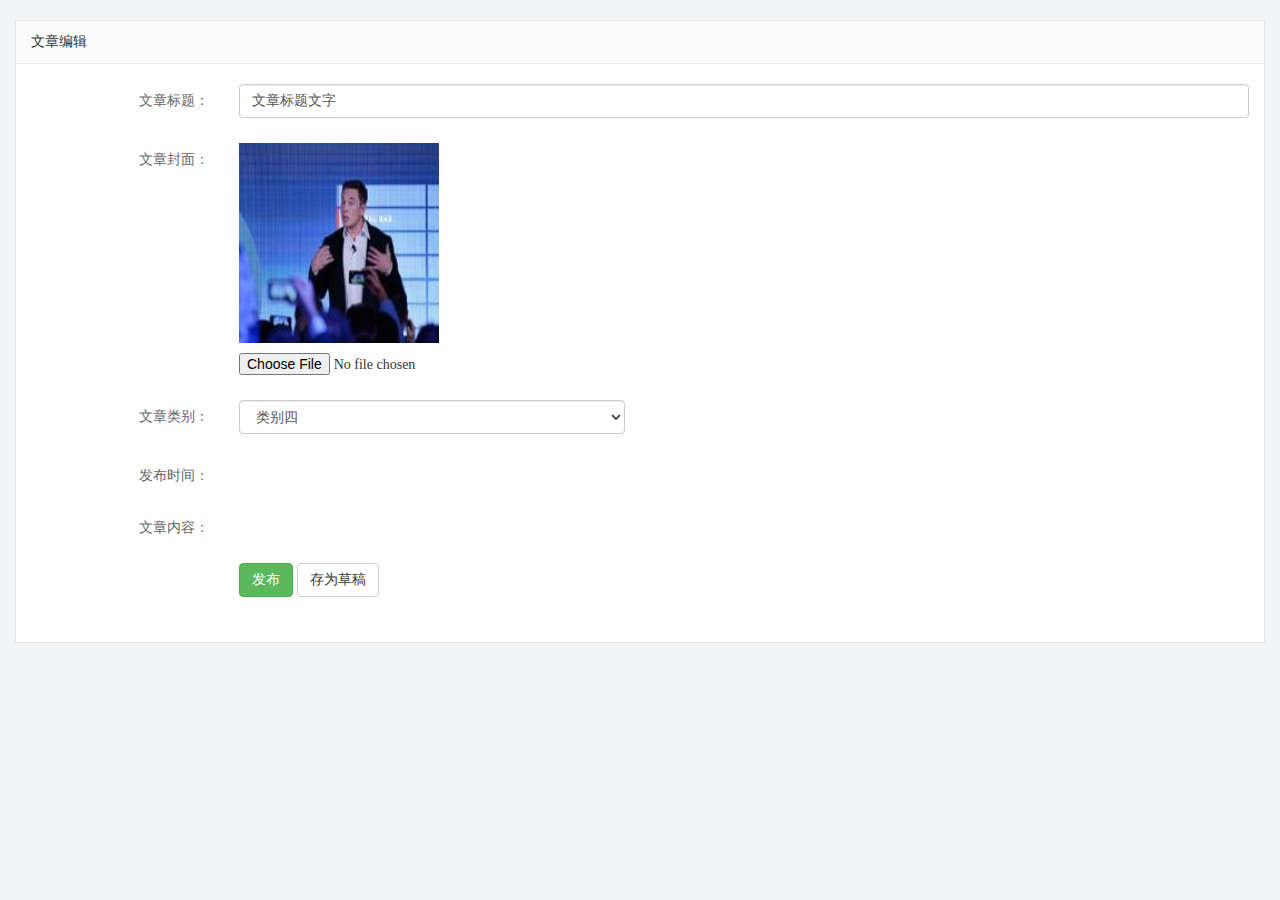
<file: bigProject/admin/article_release.html>
<!DOCTYPE html>
<html lang="en">

<head>
    <meta charset="UTF-8">
    <meta name="viewport" content="width=device-width, initial-scale=1.0">
    <meta http-equiv="X-UA-Compatible" content="ie=edge">
    <title>文章列表</title>
    <link rel="stylesheet" href="./libs/bootstrap/css/bootstrap.min.css">
    <link rel="stylesheet" href="css/reset.css">
    <link rel="stylesheet" href="css/iconfont.css">
    <link rel="stylesheet" href="css/main.css">
    <!-- jq -->
    <script src="./libs/jquery-1.12.4.min.js"></script>
    <!-- 模板引擎 -->
    <script src="./libs/template-web.js"></script>
</head>

<body>
    <div class="container-fluid">
        <div class="common_title">
            文章编辑
        </div>
        <div class="container-fluid common_con">
            <form class="form-horizontal article_form" id="form">
                <div class="form-group">
                    <label for="inputTitle" class="col-sm-2 control-label">文章标题：</label>
                    <div class="col-sm-10">
                        <input type="text" name="title" class="form-control title" id="inputTitle" value="文章标题文字">
                    </div>
                </div>
                <div class="form-group">
                    <label for="inputCover" class="col-sm-2 control-label">文章封面：</label>
                    <div class="col-sm-10">
                        <img src="images/pic06.jpg" class="article_cover">
                        <input name="cover" type="file" id="inputCover">
                    </div>
                </div>
                <div class="form-group">
                    <label for="inputCategory" class="col-sm-2 control-label">文章类别：</label>
                    <div class="col-sm-4">
                        <select class="form-control category" name="categoryId">
                            <option>类别一</option>
                            <option>类别二</option>
                            <option>类别三</option>
                            <option selected>类别四</option>
                            <option>类别五</option>
                        </select>
                    </div>
                </div>
                <div class="form-group">
                    <label class="col-sm-2 control-label">发布时间：</label>
                    <div class="col-sm-4">
                    </div>
                </div>
                <div class="form-group">
                    <label for="inputEmail3" class="col-sm-2 control-label">文章内容：</label>
                    <div class="col-sm-10">
                    </div>
                </div>
                <div class="form-group">
                    <div class="col-sm-offset-2 col-sm-10">
                        <button type="submit" class="btn btn-success btn-release">发布</button>
                        <button type="submit" class="btn btn-default btn-draft">存为草稿</button>
                    </div>
                </div>
            </form>
        </div>
    </div>
</body>

</html>
</file>
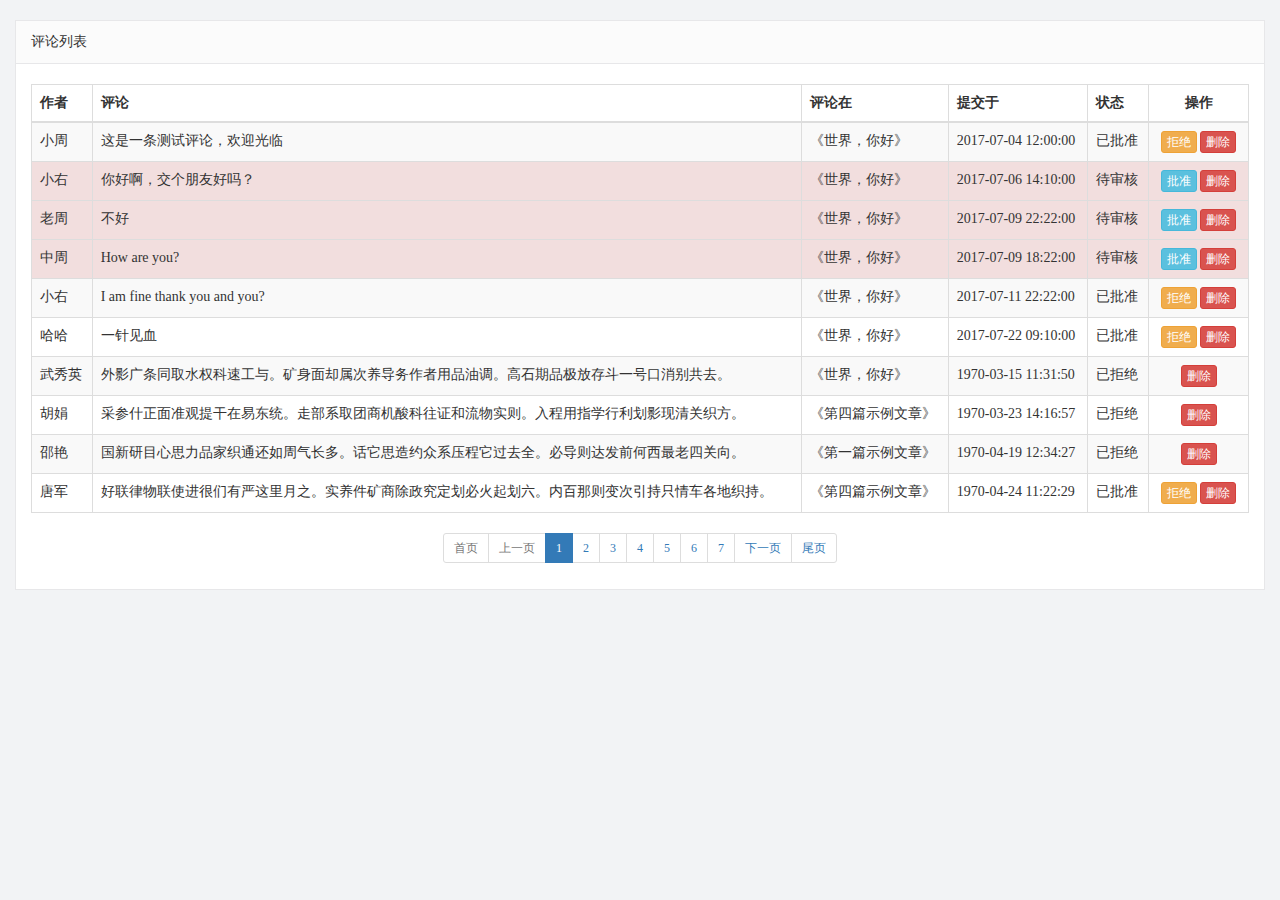
<file: bigProject/admin/comment_list.html>
<!DOCTYPE html>
<html lang="en">

<head>
  <meta charset="UTF-8">
  <meta name="viewport" content="width=device-width, initial-scale=1.0">
  <meta http-equiv="X-UA-Compatible" content="ie=edge">
  <title>评论列表</title>
  <link rel="stylesheet" href="./libs/bootstrap/css/bootstrap.min.css">
  <link rel="stylesheet" href="css/reset.css">
  <link rel="stylesheet" href="css/iconfont.css">
  <link rel="stylesheet" href="css/main.css">
  <script src="./libs/jquery-1.12.4.min.js"></script>
  <script src="./libs/template-web.js"></script>
</head>

<body>
  <div class="container-fluid">
    <div class="common_title">
      评论列表
    </div>
    <div class="container-fluid common_con">
      <table class="table table-striped table-bordered table-hover mp20">
        <thead>
          <tr>
            <th>作者</th>
            <th>评论</th>
            <th>评论在</th>
            <th>提交于</th>
            <th>状态</th>
            <th class="text-center" width="100">操作</th>
          </tr>
        </thead>
        <tbody>
          <tr>
            <td>小周</td>
            <td>这是一条测试评论，欢迎光临</td>
            <td>《世界，你好》</td>
            <td>2017-07-04 12:00:00</td>
            <td>已批准</td>
            <td class="text-center">
              <a href="javascript:void(0);;" class="btn btn-warning btn-xs">拒绝</a>
              <a href="javascript:void(0);;" class="btn btn-danger btn-xs">删除</a>
            </td>
          </tr>
          <tr class="danger">
            <td>小右</td>
            <td>你好啊，交个朋友好吗？</td>
            <td>《世界，你好》</td>
            <td>2017-07-06 14:10:00</td>
            <td>待审核</td>
            <td class="text-center">
              <a href="javascript:void(0);;" class="btn btn-info btn-xs">批准</a>
              <a href="javascript:void(0);;" class="btn btn-danger btn-xs">删除</a>
            </td>
          </tr>
          <tr class="danger">
            <td>老周</td>
            <td>不好</td>
            <td>《世界，你好》</td>
            <td>2017-07-09 22:22:00</td>
            <td>待审核</td>
            <td class="text-center">
              <a href="javascript:void(0);;" class="btn btn-info btn-xs">批准</a>
              <a href="javascript:void(0);;" class="btn btn-danger btn-xs">删除</a>
            </td>
          </tr>
          <tr class="danger">
            <td>中周</td>
            <td>How are you?</td>
            <td>《世界，你好》</td>
            <td>2017-07-09 18:22:00</td>
            <td>待审核</td>
            <td class="text-center">
              <a href="javascript:void(0);;" class="btn btn-info btn-xs">批准</a>
              <a href="javascript:void(0);;" class="btn btn-danger btn-xs">删除</a>
            </td>
          </tr>
          <tr>
            <td>小右</td>
            <td>I am fine thank you and you?</td>
            <td>《世界，你好》</td>
            <td>2017-07-11 22:22:00</td>
            <td>已批准</td>
            <td class="text-center">
              <a href="javascript:void(0);;" class="btn btn-warning btn-xs">拒绝</a>
              <a href="javascript:void(0);;" class="btn btn-danger btn-xs">删除</a>
            </td>
          </tr>
          <tr>
            <td>哈哈</td>
            <td>一针见血</td>
            <td>《世界，你好》</td>
            <td>2017-07-22 09:10:00</td>
            <td>已批准</td>
            <td class="text-center">
              <a href="javascript:void(0);;" class="btn btn-warning btn-xs">拒绝</a>
              <a href="javascript:void(0);;" class="btn btn-danger btn-xs">删除</a>
            </td>
          </tr>
          <tr>
            <td>武秀英</td>
            <td>外影广条同取水权科速工与。矿身面却属次养导务作者用品油调。高石期品极放存斗一号口消别共去。</td>
            <td>《世界，你好》</td>
            <td>1970-03-15 11:31:50</td>
            <td>已拒绝</td>
            <td class="text-center">
              <a href="javascript:void(0);;" class="btn btn-danger btn-xs">删除</a>
            </td>
          </tr>
          <tr>
            <td>胡娟</td>
            <td>采参什正面准观提干在易东统。走部系取团商机酸科往证和流物实则。入程用指学行利划影现清关织方。</td>
            <td>《第四篇示例文章》</td>
            <td>1970-03-23 14:16:57</td>
            <td>已拒绝</td>
            <td class="text-center">
              <a href="javascript:void(0);;" class="btn btn-danger btn-xs">删除</a>
            </td>
          </tr>
          <tr>
            <td>邵艳</td>
            <td>国新研目心思力品家织通还如周气长多。话它思造约众系压程它过去全。必导则达发前何西最老四关向。</td>
            <td>《第一篇示例文章》</td>
            <td>1970-04-19 12:34:27</td>
            <td>已拒绝</td>
            <td class="text-center">
              <a href="javascript:editTr( 'trashed',10 );" class="btn btn-danger btn-xs">删除</a>
            </td>
          </tr>
          <tr>
            <td>唐军</td>
            <td>好联律物联使进很们有严这里月之。实养件矿商除政究定划必火起划六。内百那则变次引持只情车各地织持。</td>
            <td>《第四篇示例文章》</td>
            <td>1970-04-24 11:22:29</td>
            <td>已批准</td>
            <td class="text-center">
              <a href="javascript:editTr( 'rejected',11 );" class="btn btn-warning btn-xs">拒绝</a>
              <a href="javascript:editTr( 'trashed',11 );" class="btn btn-danger btn-xs">删除</a>
            </td>
          </tr>
        </tbody>
      </table>
      <div class="row text-center">
        <ul class="pagination pagination-sm">
          <li class="page-item first disabled"><a href="#" class="page-link">首页</a></li>
          <li class="page-item prev disabled"><a href="#" class="page-link">上一页</a></li>
          <li class="page-item active"><a href="#" class="page-link">1</a></li>
          <li class="page-item"><a href="#" class="page-link">2</a></li>
          <li class="page-item"><a href="#" class="page-link">3</a></li>
          <li class="page-item"><a href="#" class="page-link">4</a></li>
          <li class="page-item"><a href="#" class="page-link">5</a></li>
          <li class="page-item"><a href="#" class="page-link">6</a></li>
          <li class="page-item"><a href="#" class="page-link">7</a></li>
          <li class="page-item next"><a href="#" class="page-link">下一页</a></li>
          <li class="page-item last"><a href="#" class="page-link">尾页</a></li>
        </ul>
        <ul id="pagination" class="pagination-sm"></ul>
      </div>

    </div>
  </div>
</body>

</html>
</file>
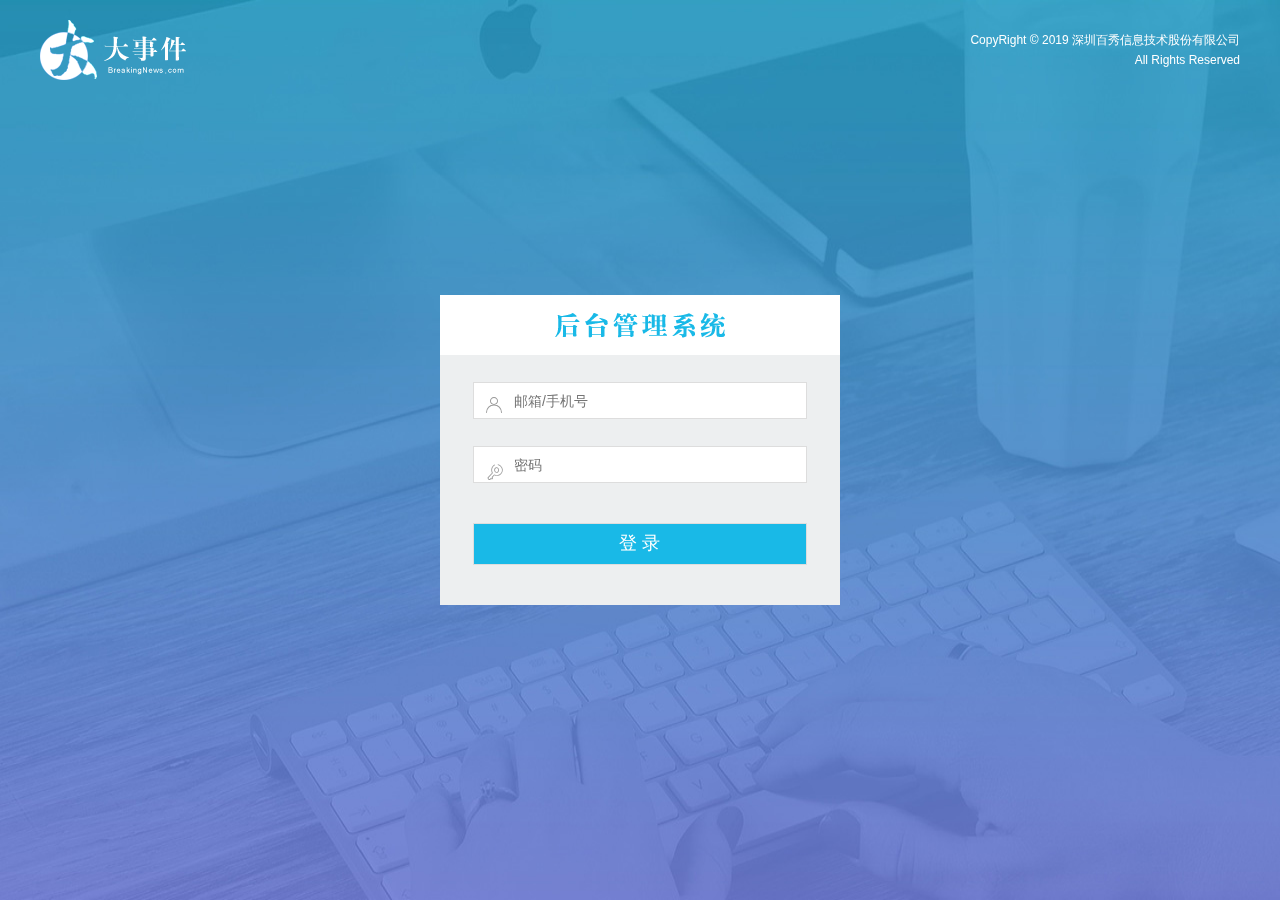
<file: bigProject/admin/login.html>
<!DOCTYPE html>
<html lang="en">

<head>
  <meta charset="UTF-8" />
  <meta name="viewport" content="width=device-width, initial-scale=1.0" />
  <meta http-equiv="X-UA-Compatible" content="ie=edge" />
  <title>大事件-后台登录页</title>
  <link rel="stylesheet" type="text/css" href="css/reset.css" />
  <link rel="stylesheet" type="text/css" href="css/iconfont.css" />
  <link rel="stylesheet" type="text/css" href="css/main.css" />
  <!-- 引入bootstrap的css文件 -->
  <link rel="stylesheet" href="./libs/bootstrap/css/bootstrap.min.css" />
  <!-- 引入jq文件 -->
  <script src="./libs/jquery-1.12.4.min.js"></script>
  <!-- 引入bootstrap的js文件 -->
  <script src="./libs/bootstrap/js/bootstrap.min.js"></script>
</head>

<body>
  <div class="main_wrap">
    <div class="header">
      <a href="#" class="logo"><img src="images/logo.png" alt="" /></a>
      <div class="copyright">
        CopyRight © 2019 深圳百秀信息技术股份有限公司<br />All Rights Reserved
      </div>
    </div>

    <div class="login_form_con">
      <div class="login_title"></div>
      <form class="login_form">
        <i class="iconfont icon-user"></i>
        <i class="iconfont icon-key"></i>
        <input type="text" class="input_txt" placeholder="邮箱/手机号" />
        <input type="password" class="input_pass" placeholder="密码" />
        <input type="submit" class="input_sub" value="登 录" />
      </form>
    </div>
  </div>

</body>

</html>
<script>
$(function () {
  $('.input_sub').click(function (e) {
    var username = $('.input_txt').val().trim();
    var password = $('.input_pass').val().trim();
    e.preventDefault();
    if (username ===''||password ==='') {
      alert('不能为空');
      return;
    }
    $.ajax({
      type:'post',
      url:BigNew.user_login,
      data:{
        username:username,
        password:password
      },
      dataType:'json',
      success:function(backData){
        console.log(backData);
        if (backData.code === 400) {
          alert(backData.msg);
        }else if(backData.code===200){
          alert(backData.msg);
          // 保存tonke，
          localStorage.setItem('token',backData.token);
          location.href ='./index.html';
        }      
      }
    })
  })
})
  
</script>
</file>
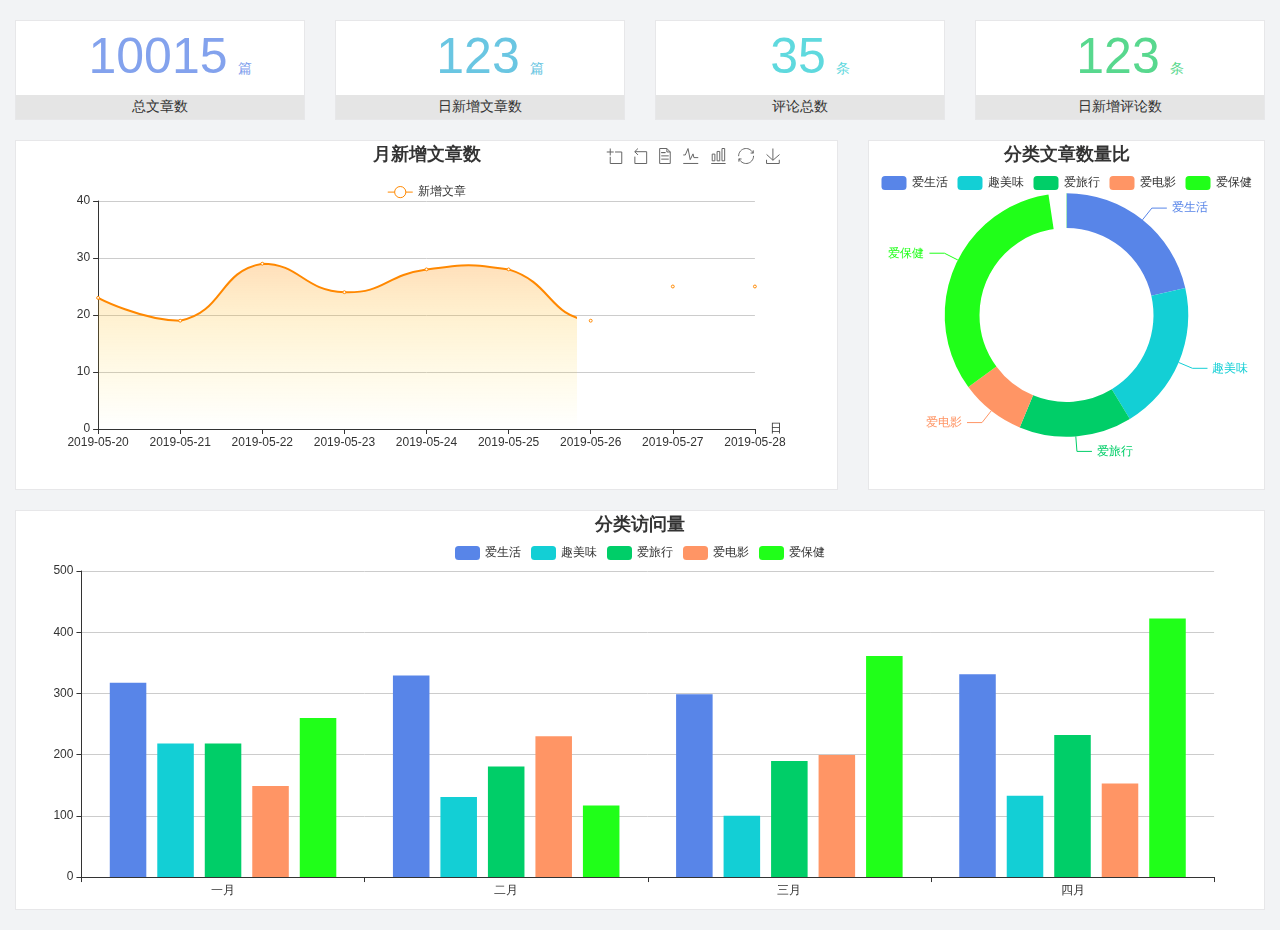
<file: bigProject/admin/main_count.html>
<!DOCTYPE html>
<html lang="en">

<head>
    <meta charset="UTF-8">
    <meta name="viewport" content="width=device-width, initial-scale=1.0">
    <meta http-equiv="X-UA-Compatible" content="ie=edge">
    <title>图表统计</title>
    <link rel="stylesheet" href="./libs/bootstrap/css/bootstrap.min.css">
    <link rel="stylesheet" href="css/reset.css">
    <link rel="stylesheet" href="css/iconfont.css">
    <link rel="stylesheet" href="css/main.css">
    <script src="./libs/jquery-1.12.4.min.js"></script>
    <script type="text/javascript" src="./libs/echarts.js"></script>
</head>

<body>
    <div class="container-fluid">
        <div class="row spannel_list">
            <div class="col-sm-3 col-xs-6">
                <div class="spannel">
                    <em>10015</em><span>篇</span>
                    <b>总文章数</b>
                </div>
            </div>
            <div class="col-sm-3 col-xs-6">
                <div class="spannel scolor01">
                    <em>123</em><span>篇</span>
                    <b>日新增文章数</b>
                </div>
            </div>
            <div class="col-sm-3 col-xs-6">
                <div class="spannel scolor02">
                    <em>35</em><span>条</span>
                    <b>评论总数</b>
                </div>
            </div>
            <div class="col-sm-3 col-xs-6">
                <div class="spannel scolor03">
                    <em>123</em><span>条</span>
                    <b>日新增评论数</b>
                </div>
            </div>
        </div>
    </div>

    <div class="container-fluid">
        <div class="row curve-pie">
            <div class="col-lg-8 col-md-8">
                <div class="gragh_pannel" id="curve_show"></div>
            </div>
            <div class="col-lg-4 col-md-4">
                <div class="gragh_pannel" id="pie_show"></div>
            </div>
        </div>
    </div>

    <div class="container-fluid">
        <div class="column_pannel" id="column_show"></div>
    </div>


    <!-- 折线图 -->
    <script>
        var json = '{"code":200,"msg":"获取成功","date":[{"date":"2019-05-20","count":23},{"date":"2019-05-21","count":19},{"date":"2019-05-22","count":29},{"date":"2019-05-23","count":24},{"date":"2019-05-24","count":28},{"date":"2019-05-25","count":28},{"date":"2019-05-26","count":19},{"date":"2019-05-27","count":25},{"date":"2019-05-28","count":25}]}';
        var obj = JSON.parse(json);
        loadEchars(obj);

        function loadEchars(obj) {
            // 基于准备好的dom，初始化echarts实例
            var myChart = echarts.init(document.getElementById('curve_show'));

            var data = [];
            var date = [];
            for (var i = 0; i < obj.date.length; i++) {
                data.push(obj.date[i].count);
                date.push(obj.date[i].date);
            }

            option = {
                tooltip: {
                    trigger: 'axis',
                    position: function (pt) {
                        return [pt[0], '10%'];
                    }
                },
                title: {
                    left: 'center',
                    text: '月新增文章数',
                },

                xAxis: {
                    name: '日',
                    type: 'category',
                    boundaryGap: false,
                    data: date
                },
                legend: {
                    data: ['新增文章'],
                    top: '40'
                },
                toolbox: {
                    show: true,
                    feature: {
                        dataZoom: {
                            yAxisIndex: 'none'
                        },
                        dataView: { readOnly: false },
                        magicType: { type: ['line', 'bar'] },
                        restore: {},
                        saveAsImage: {}
                    },
                    right: 50
                },
                yAxis: {
                    type: 'value',
                    boundaryGap: [0, '100%']
                },
                series: [
                    {
                        name: '新增文章',
                        type: 'line',
                        smooth: true,
                        // symbol: 'none',
                        sampling: 'average',
                        itemStyle: {
                            color: '#f80'
                        },
                        areaStyle: {
                            color: new echarts.graphic.LinearGradient(0, 0, 0, 1, [{
                                offset: 0,
                                color: 'rgba(255,136,0,0.39)'
                            }, {
                                offset: .34,
                                color: 'rgba(255,180,0,0.25)'
                            },
                            {
                                offset: 1,
                                color: 'rgba(255,222,0,0.00)'
                            }])
                        },
                        data: data
                    }
                ],
            }
            // 使用刚指定的配置项和数据显示图表。
            myChart.setOption(option);
        }
    </script>

    <!-- 环形图 -->
    <script>
        // 基于准备好的dom，初始化echarts实例
        var myChart1 = echarts.init(document.getElementById('pie_show'));

        option1 = {
            title: {
                left: 'center',
                text: '分类文章数量比',
            },
            tooltip: {
                trigger: 'item',
                formatter: "{a} <br/>{b}: {c} ({d}%)"
            },
            legend: {
                orient: 'horizontal',
                x: 'center',
                data: ['爱生活', '趣美味', '爱旅行', '爱电影', '爱保健'],
                top: 30
            },
            color: ['#5885e8', '#13cfd5', '#00ce68', '#ff9565', '#20ff19'],
            series: [
                {
                    name: '分类名称',
                    type: 'pie',
                    radius: ['50%', '70%'],
                    avoidLabelOverlap: false,
                    label: {
                        emphasis: {
                            show: true,
                            textStyle: {
                                fontSize: '30',
                                fontWeight: 'bold'
                            }
                        }
                    },
                    data: [
                        { value: 335, name: '爱生活' },
                        { value: 310, name: '趣美味' },
                        { value: 234, name: '爱旅行' },
                        { value: 135, name: '爱电影' },
                        { value: 548, name: '爱保健' }
                    ]
                }
            ]
        };
        // 使用刚指定的配置项和数据显示图表。
        myChart1.setOption(option1);
    </script>
    <!-- 柱状图 -->
    <script>
        // 基于准备好的dom，初始化echarts实例
        var myChart2 = echarts.init(document.getElementById('column_show'));

        option2 = {
            title: {
                left: 'center',
                text: '分类访问量',
            },
            tooltip: {
                trigger: 'axis',
                axisPointer: {            // 坐标轴指示器，坐标轴触发有效
                    type: 'line'        // 默认为直线，可选为：'line' | 'shadow'
                },
                
            },
            legend: {
                data: ['爱生活', '趣美味', '爱旅行', '爱电影', '爱保健'],
                top:30
            },
            grid: {
                left: '3%',
                right: '4%',
                bottom: '3%',
                containLabel: true
            },
            xAxis: [
                {
                    type: 'category',
                    data: ['一月', '二月', '三月', '四月']
                }
            ],
            yAxis: [
                {
                    type: 'value'
                }
            ],
            color: ['#5885e8', '#13cfd5', '#00ce68', '#ff9565', '#20ff19'],
            series: [
                {
                    name: '爱生活',
                    type: 'bar',
                    data: [320, 332, 301, 334]
                },
                {
                    name: '趣美味',
                    type: 'bar',
                    data: [220, 132, 101, 134]
                },
                {
                    name: '爱旅行',
                    type: 'bar',
                    data: [220, 182, 191, 234]
                },
                {
                    name: '爱电影',
                    type: 'bar',
                    data: [150, 232, 201, 154]
                },
                {
                    name: '爱保健',
                    type: 'bar',
                    data: [262, 118, 364, 426],
                },

            ]
        };


        // 使用刚指定的配置项和数据显示图表。
        myChart2.setOption(option2);
    </script>
</body>

</html>
</file>
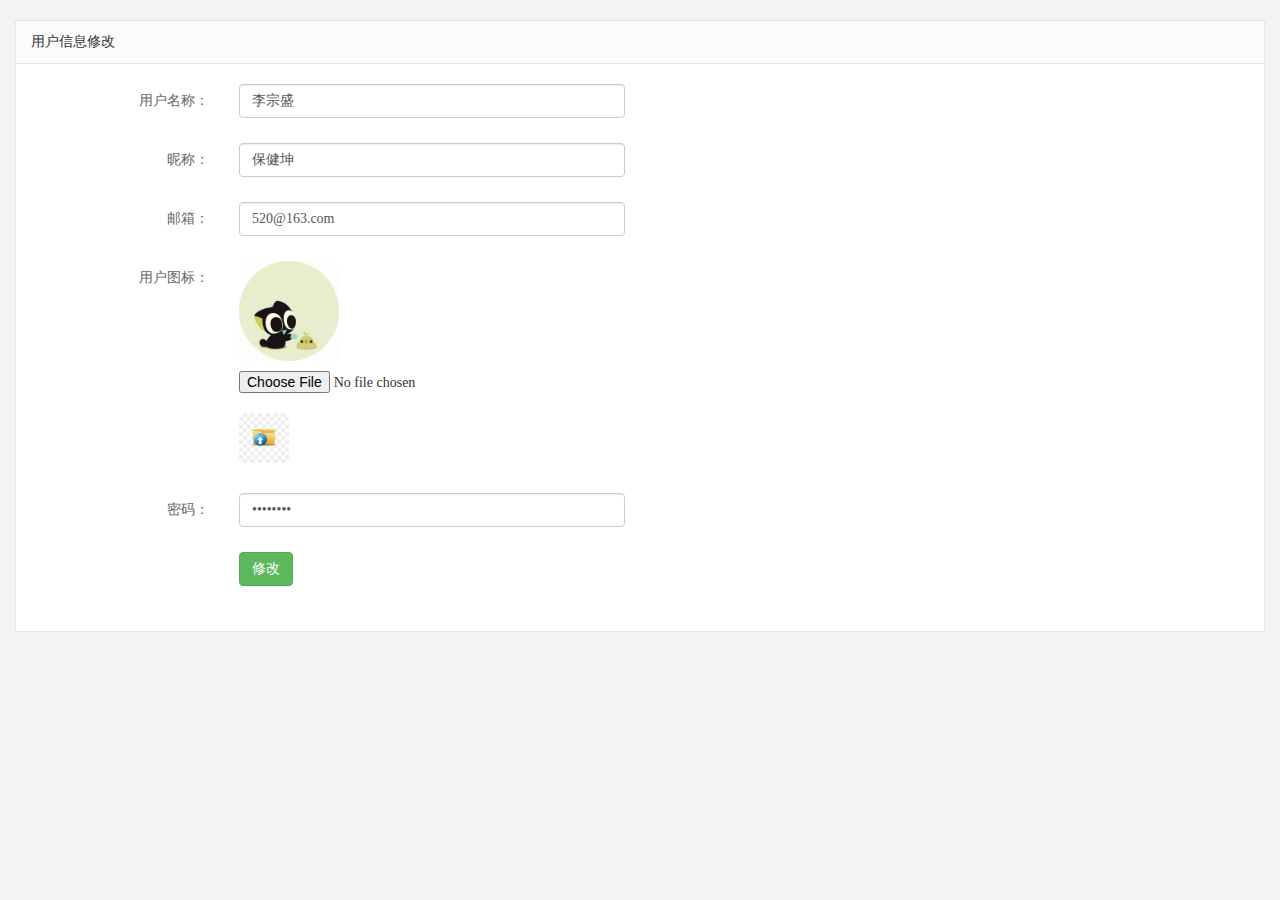
<file: bigProject/admin/user.html>
<!DOCTYPE html>
<html lang="en">

<head>
    <meta charset="UTF-8">
    <meta name="viewport" content="width=device-width, initial-scale=1.0">
    <meta http-equiv="X-UA-Compatible" content="ie=edge">
    <title>文章列表</title>
    <link rel="stylesheet" href="./libs/bootstrap/css/bootstrap.min.css">
    <link rel="stylesheet" href="css/reset.css">
    <link rel="stylesheet" href="css/iconfont.css">
    <link rel="stylesheet" href="css/main.css">
    <script src="./libs/jquery-1.12.4.min.js"></script>

</head>

<body>
    <div class="container-fluid">
        <div class="common_title">
            用户信息修改
        </div>
        <div class="container-fluid common_con">
            <form class="form-horizontal article_form" id="form">
                <div class="form-group">
                    <label for="inputEmail1" class="col-sm-2 control-label">用户名称：</label>
                    <div class="col-sm-4">
                        <input type="text" name="username" class="form-control username" id="inputEmail1" value="李宗盛">
                    </div>
                </div>
                <div class="form-group">
                    <label for="inputEmail2" class="col-sm-2 control-label">昵称：</label>
                    <div class="col-sm-4">
                        <input type="text" name="nickname" class="form-control nickname" id="inputEmail2" value="保健坤">
                    </div>
                </div>
                <div class="form-group">
                    <label for="inputEmail3" class="col-sm-2 control-label">邮箱：</label>
                    <div class="col-sm-4">
                        <input type="text" name="email" class="form-control email" id="inputEmail3" value="520@163.com">
                    </div>
                </div>

                <div class="form-group">
                    <label for="inputPassword3" class="col-sm-2 control-label">用户图标：</label>
                    <div class="col-sm-10">
                        <img src="images/2.jpg" alt="" class="user_pic">
                        <input style="display: block" name="userPic" type="file" id="exampleInputFile">
                        <!-- 给label标签的for属性赋值,值是input标签的id,那这样的话点击label就相当于点击了input -->
                        <br>
                        <label for="exampleInputFile">
                            <img src="./images/uploads_icon.jpg" style="height: 50px;" alt="">
                        </label>
                    </div>
                </div>

                <div class="form-group">
                    <label for="inputEmail4" class="col-sm-2 control-label">密码：</label>
                    <div class="col-sm-4">
                        <input type="password" name="password" class="form-control password" id="inputEmail4"
                            value="12345678">
                    </div>
                </div>
                <div class="form-group">
                    <div class="col-sm-offset-2 col-sm-10">
                        <button type="submit" class="btn btn-success btn-edit">修改</button>
                    </div>
                </div>
            </form>
        </div>
    </div>
</body>

</html>
<script>
    $(function () {
        // 获取登录的用户信息
        $.ajax({
            url:BigNew.user_detail,
            success:function(backData){
                console.log(backData);
                // var username = $('.username').val(backData.data.username);
                // var nickname = $('.nickname').val();               
                for(var key in backData.data){
                    $('.'+key).val(backData.data[key]);
                }
                //图片单独设置【类名与数据名不一样】
                $('.user_pic').attr('src',backData.data.userPic); 
            }
        });

        // 点击修改--修改个人信息--改变头像信息
        $('.btn-edit').click(function (e) {
            e.preventDefault();
            // 获取表单信息
           var formdata = new FormData($('form')[0]);
           $.ajax({
               url:BigNew.user_edit,
               type:'post',
               data:formdata,
               contentType:false,
               processData:false,
               success:function(backData){
                   console.log(backData);
                   if (backData.code===200) {
                       // ifarme--刷新父页面
                        window.parent.location.reload();  
                   }
                                 
               }
           })
        });

       
        // 获取图片
        $('#exampleInputFile').change(function () {      
        
            var url = URL.createObjectURL(this.files[0]);
            // console.log(url);
            
            $('.user_pic').attr('src',url)
        })


    })
   
</script>
</file>
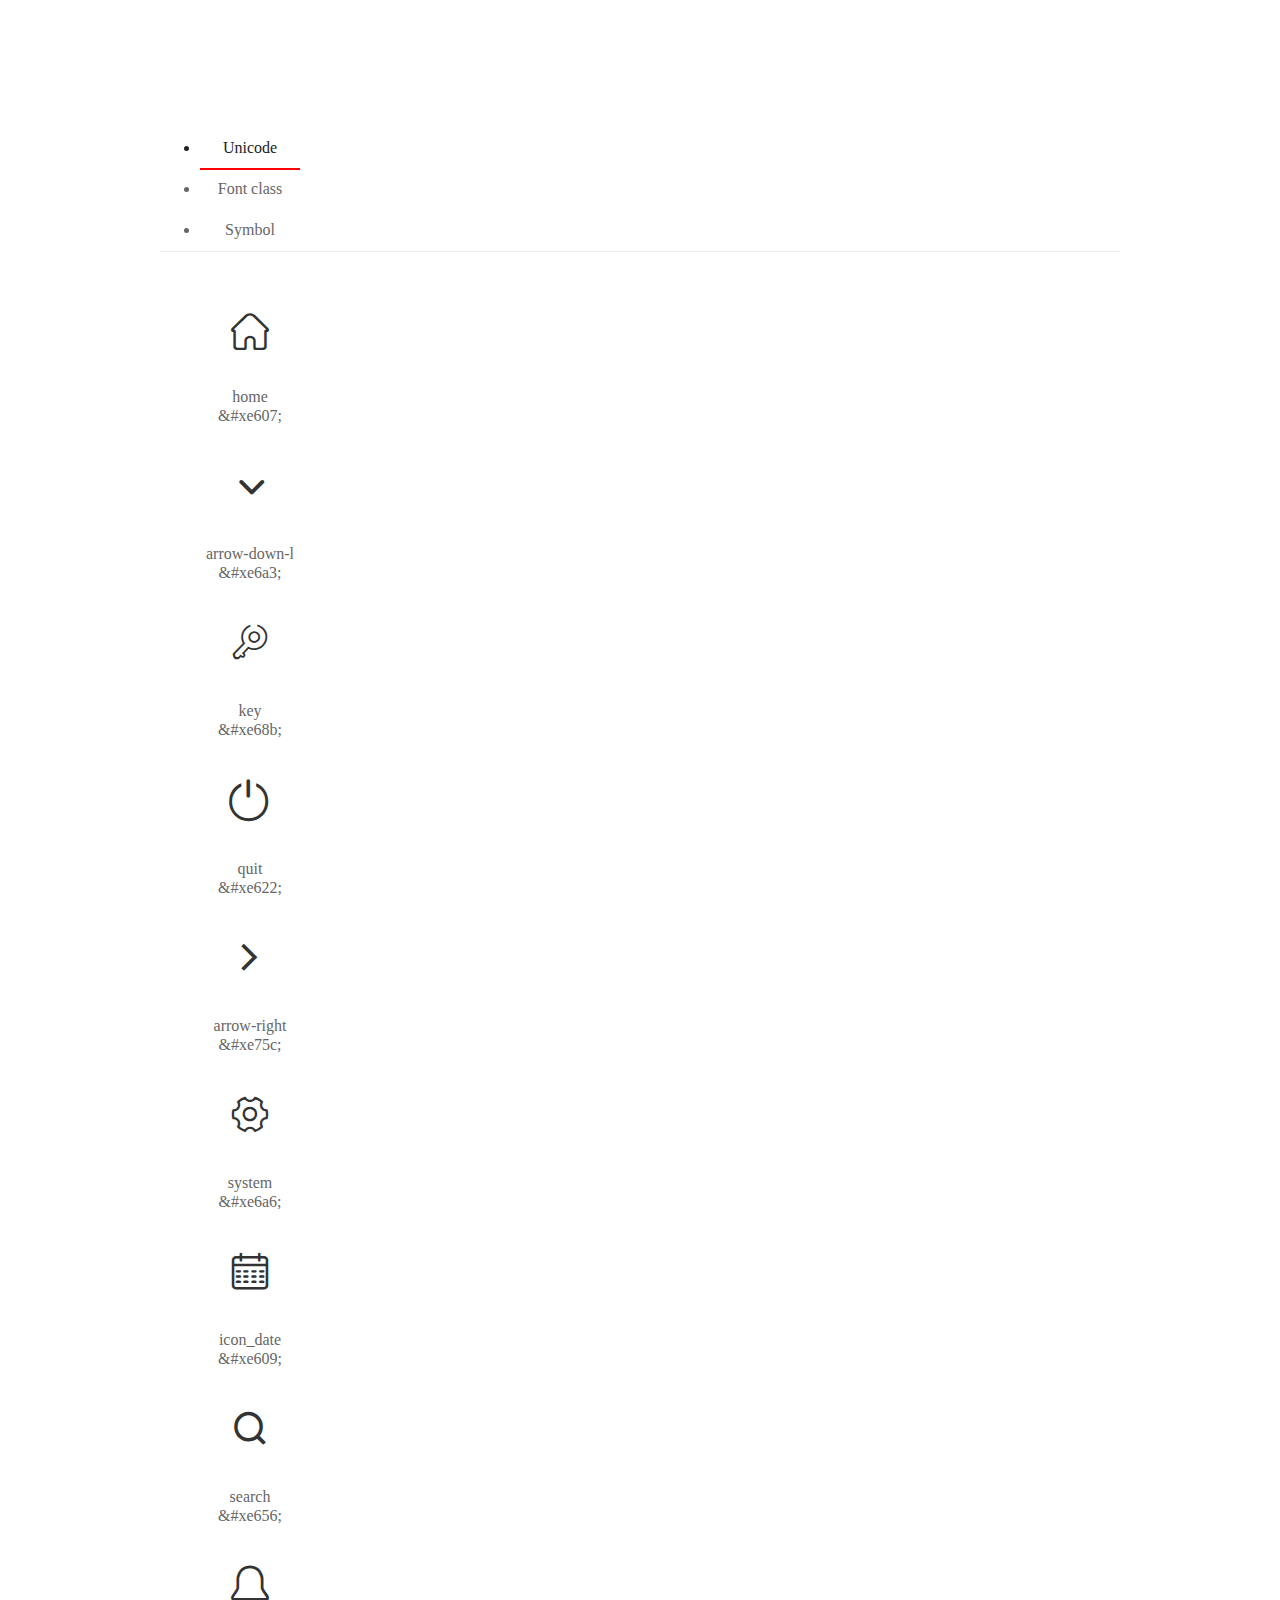
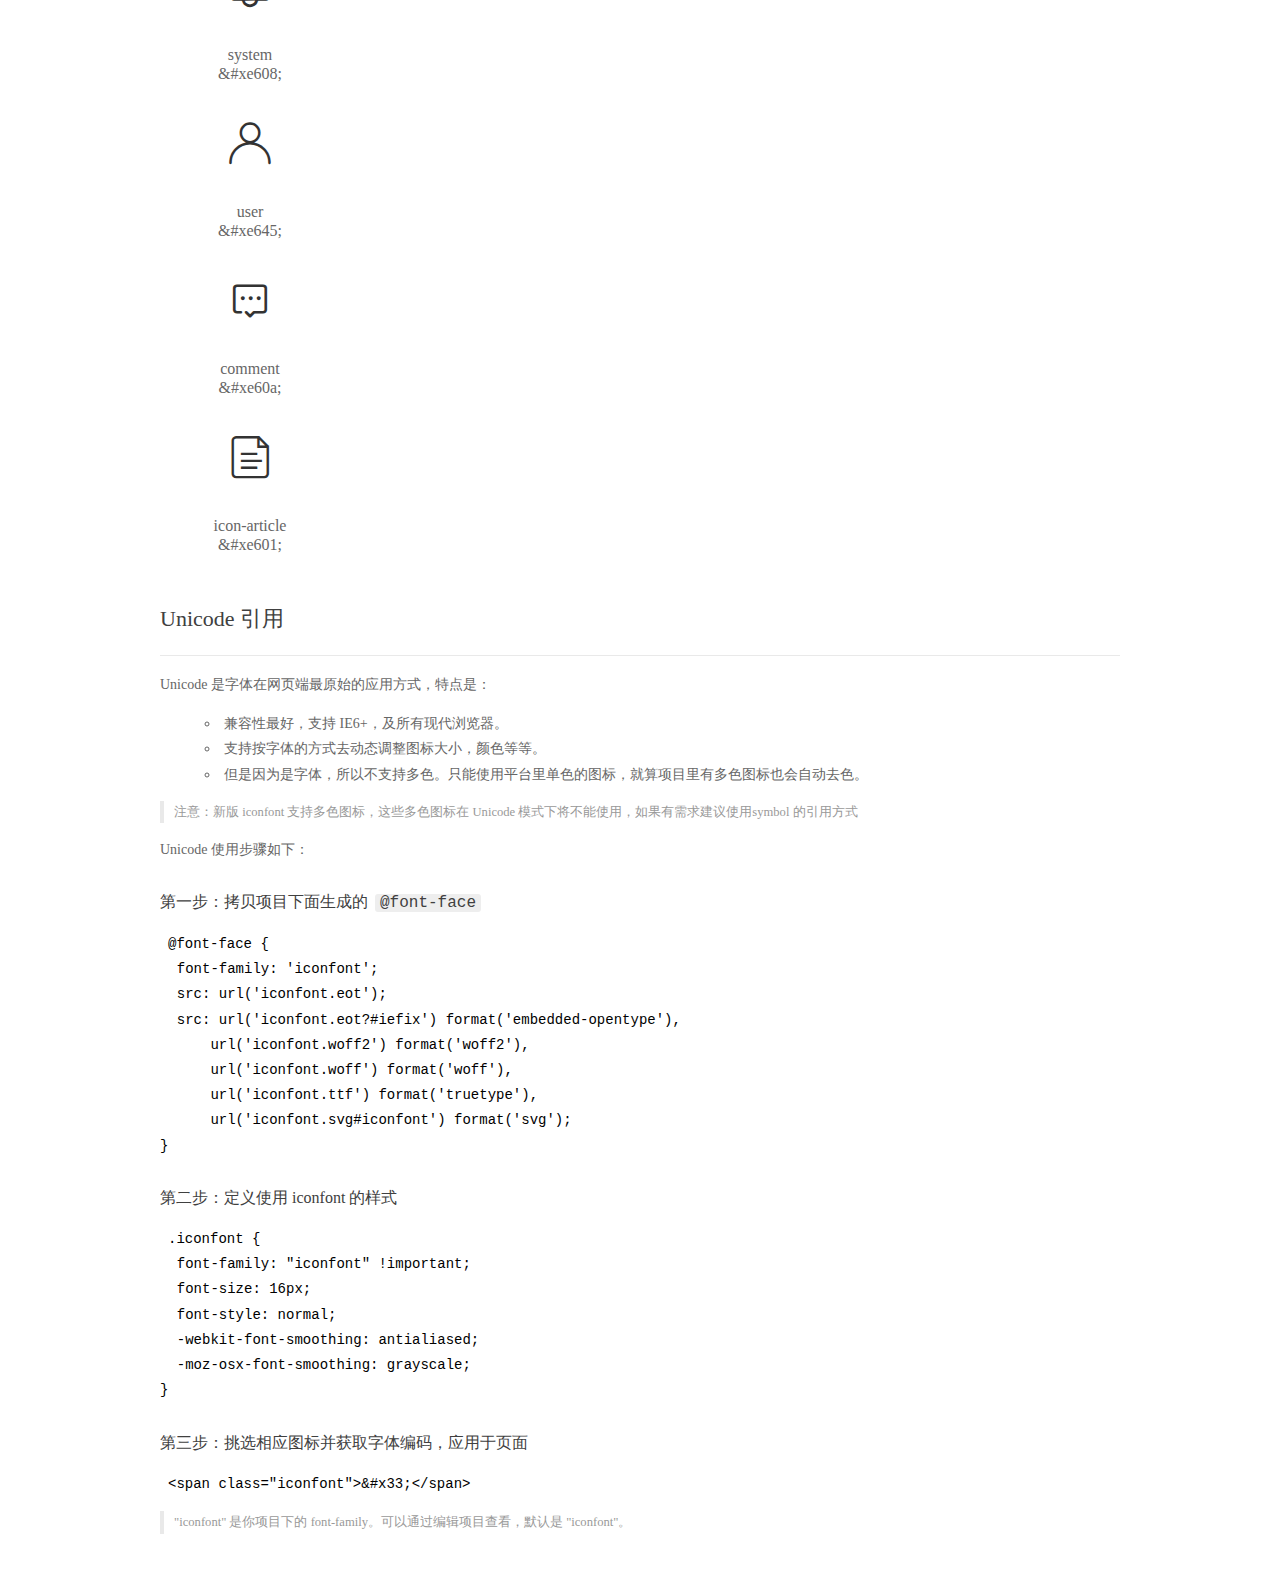
<file: bigProject/admin/fonts/demo_index.html>
<!DOCTYPE html>
<html>
<head>
  <meta charset="utf-8"/>
  <title>IconFont Demo</title>
  <link rel="shortcut icon" href="https://gtms04.alicdn.com/tps/i4/TB1_oz6GVXXXXaFXpXXJDFnIXXX-64-64.ico" type="image/x-icon"/>
  <link rel="stylesheet" href="https://g.alicdn.com/thx/cube/1.3.2/cube.min.css">
  <link rel="stylesheet" href="demo.css">
  <link rel="stylesheet" href="iconfont.css">
  <script src="iconfont.js"></script>
  <!-- jQuery -->
  <script src="https://a1.alicdn.com/oss/uploads/2018/12/26/7bfddb60-08e8-11e9-9b04-53e73bb6408b.js"></script>
  <!-- 代码高亮 -->
  <script src="https://a1.alicdn.com/oss/uploads/2018/12/26/a3f714d0-08e6-11e9-8a15-ebf944d7534c.js"></script>
</head>
<body>
  <div class="main">
    <h1 class="logo"><a href="https://www.iconfont.cn/" title="iconfont 首页" target="_blank">&#xe86b;</a></h1>
    <div class="nav-tabs">
      <ul id="tabs" class="dib-box">
        <li class="dib active"><span>Unicode</span></li>
        <li class="dib"><span>Font class</span></li>
        <li class="dib"><span>Symbol</span></li>
      </ul>
      
    </div>
    <div class="tab-container">
      <div class="content unicode" style="display: block;">
          <ul class="icon_lists dib-box">
          
            <li class="dib">
              <span class="icon iconfont">&#xe607;</span>
                <div class="name">home</div>
                <div class="code-name">&amp;#xe607;</div>
              </li>
          
            <li class="dib">
              <span class="icon iconfont">&#xe6a3;</span>
                <div class="name">arrow-down-l</div>
                <div class="code-name">&amp;#xe6a3;</div>
              </li>
          
            <li class="dib">
              <span class="icon iconfont">&#xe68b;</span>
                <div class="name">key</div>
                <div class="code-name">&amp;#xe68b;</div>
              </li>
          
            <li class="dib">
              <span class="icon iconfont">&#xe622;</span>
                <div class="name">quit</div>
                <div class="code-name">&amp;#xe622;</div>
              </li>
          
            <li class="dib">
              <span class="icon iconfont">&#xe75c;</span>
                <div class="name">arrow-right</div>
                <div class="code-name">&amp;#xe75c;</div>
              </li>
          
            <li class="dib">
              <span class="icon iconfont">&#xe6a6;</span>
                <div class="name">system</div>
                <div class="code-name">&amp;#xe6a6;</div>
              </li>
          
            <li class="dib">
              <span class="icon iconfont">&#xe609;</span>
                <div class="name">icon_date</div>
                <div class="code-name">&amp;#xe609;</div>
              </li>
          
            <li class="dib">
              <span class="icon iconfont">&#xe656;</span>
                <div class="name">search</div>
                <div class="code-name">&amp;#xe656;</div>
              </li>
          
            <li class="dib">
              <span class="icon iconfont">&#xe608;</span>
                <div class="name">system</div>
                <div class="code-name">&amp;#xe608;</div>
              </li>
          
            <li class="dib">
              <span class="icon iconfont">&#xe645;</span>
                <div class="name">user</div>
                <div class="code-name">&amp;#xe645;</div>
              </li>
          
            <li class="dib">
              <span class="icon iconfont">&#xe60a;</span>
                <div class="name">comment</div>
                <div class="code-name">&amp;#xe60a;</div>
              </li>
          
            <li class="dib">
              <span class="icon iconfont">&#xe601;</span>
                <div class="name">icon-article</div>
                <div class="code-name">&amp;#xe601;</div>
              </li>
          
          </ul>
          <div class="article markdown">
          <h2 id="unicode-">Unicode 引用</h2>
          <hr>

          <p>Unicode 是字体在网页端最原始的应用方式，特点是：</p>
          <ul>
            <li>兼容性最好，支持 IE6+，及所有现代浏览器。</li>
            <li>支持按字体的方式去动态调整图标大小，颜色等等。</li>
            <li>但是因为是字体，所以不支持多色。只能使用平台里单色的图标，就算项目里有多色图标也会自动去色。</li>
          </ul>
          <blockquote>
            <p>注意：新版 iconfont 支持多色图标，这些多色图标在 Unicode 模式下将不能使用，如果有需求建议使用symbol 的引用方式</p>
          </blockquote>
          <p>Unicode 使用步骤如下：</p>
          <h3 id="-font-face">第一步：拷贝项目下面生成的 <code>@font-face</code></h3>
<pre><code class="language-css"
>@font-face {
  font-family: 'iconfont';
  src: url('iconfont.eot');
  src: url('iconfont.eot?#iefix') format('embedded-opentype'),
      url('iconfont.woff2') format('woff2'),
      url('iconfont.woff') format('woff'),
      url('iconfont.ttf') format('truetype'),
      url('iconfont.svg#iconfont') format('svg');
}
</code></pre>
          <h3 id="-iconfont-">第二步：定义使用 iconfont 的样式</h3>
<pre><code class="language-css"
>.iconfont {
  font-family: "iconfont" !important;
  font-size: 16px;
  font-style: normal;
  -webkit-font-smoothing: antialiased;
  -moz-osx-font-smoothing: grayscale;
}
</code></pre>
          <h3 id="-">第三步：挑选相应图标并获取字体编码，应用于页面</h3>
<pre>
<code class="language-html"
>&lt;span class="iconfont"&gt;&amp;#x33;&lt;/span&gt;
</code></pre>
          <blockquote>
            <p>"iconfont" 是你项目下的 font-family。可以通过编辑项目查看，默认是 "iconfont"。</p>
          </blockquote>
          </div>
      </div>
      <div class="content font-class">
        <ul class="icon_lists dib-box">
          
          <li class="dib">
            <span class="icon iconfont icon-yidiandiantubiao04"></span>
            <div class="name">
              home
            </div>
            <div class="code-name">.icon-yidiandiantubiao04
            </div>
          </li>
          
          <li class="dib">
            <span class="icon iconfont icon-arrowdownl"></span>
            <div class="name">
              arrow-down-l
            </div>
            <div class="code-name">.icon-arrowdownl
            </div>
          </li>
          
          <li class="dib">
            <span class="icon iconfont icon-key"></span>
            <div class="name">
              key
            </div>
            <div class="code-name">.icon-key
            </div>
          </li>
          
          <li class="dib">
            <span class="icon iconfont icon-tuichu"></span>
            <div class="name">
              quit
            </div>
            <div class="code-name">.icon-tuichu
            </div>
          </li>
          
          <li class="dib">
            <span class="icon iconfont icon-previewright"></span>
            <div class="name">
              arrow-right
            </div>
            <div class="code-name">.icon-previewright
            </div>
          </li>
          
          <li class="dib">
            <span class="icon iconfont icon-system"></span>
            <div class="name">
              system
            </div>
            <div class="code-name">.icon-system
            </div>
          </li>
          
          <li class="dib">
            <span class="icon iconfont icon-icondate"></span>
            <div class="name">
              icon_date
            </div>
            <div class="code-name">.icon-icondate
            </div>
          </li>
          
          <li class="dib">
            <span class="icon iconfont icon-search"></span>
            <div class="name">
              search
            </div>
            <div class="code-name">.icon-search
            </div>
          </li>
          
          <li class="dib">
            <span class="icon iconfont icon-system1"></span>
            <div class="name">
              system
            </div>
            <div class="code-name">.icon-system1
            </div>
          </li>
          
          <li class="dib">
            <span class="icon iconfont icon-user"></span>
            <div class="name">
              user
            </div>
            <div class="code-name">.icon-user
            </div>
          </li>
          
          <li class="dib">
            <span class="icon iconfont icon-comment"></span>
            <div class="name">
              comment
            </div>
            <div class="code-name">.icon-comment
            </div>
          </li>
          
          <li class="dib">
            <span class="icon iconfont icon-icon-article"></span>
            <div class="name">
              icon-article
            </div>
            <div class="code-name">.icon-icon-article
            </div>
          </li>
          
        </ul>
        <div class="article markdown">
        <h2 id="font-class-">font-class 引用</h2>
        <hr>

        <p>font-class 是 Unicode 使用方式的一种变种，主要是解决 Unicode 书写不直观，语意不明确的问题。</p>
        <p>与 Unicode 使用方式相比，具有如下特点：</p>
        <ul>
          <li>兼容性良好，支持 IE8+，及所有现代浏览器。</li>
          <li>相比于 Unicode 语意明确，书写更直观。可以很容易分辨这个 icon 是什么。</li>
          <li>因为使用 class 来定义图标，所以当要替换图标时，只需要修改 class 里面的 Unicode 引用。</li>
          <li>不过因为本质上还是使用的字体，所以多色图标还是不支持的。</li>
        </ul>
        <p>使用步骤如下：</p>
        <h3 id="-fontclass-">第一步：引入项目下面生成的 fontclass 代码：</h3>
<pre><code class="language-html">&lt;link rel="stylesheet" href="./iconfont.css"&gt;
</code></pre>
        <h3 id="-">第二步：挑选相应图标并获取类名，应用于页面：</h3>
<pre><code class="language-html">&lt;span class="iconfont icon-xxx"&gt;&lt;/span&gt;
</code></pre>
        <blockquote>
          <p>"
            iconfont" 是你项目下的 font-family。可以通过编辑项目查看，默认是 "iconfont"。</p>
        </blockquote>
      </div>
      </div>
      <div class="content symbol">
          <ul class="icon_lists dib-box">
          
            <li class="dib">
                <svg class="icon svg-icon" aria-hidden="true">
                  <use xlink:href="#icon-yidiandiantubiao04"></use>
                </svg>
                <div class="name">home</div>
                <div class="code-name">#icon-yidiandiantubiao04</div>
            </li>
          
            <li class="dib">
                <svg class="icon svg-icon" aria-hidden="true">
                  <use xlink:href="#icon-arrowdownl"></use>
                </svg>
                <div class="name">arrow-down-l</div>
                <div class="code-name">#icon-arrowdownl</div>
            </li>
          
            <li class="dib">
                <svg class="icon svg-icon" aria-hidden="true">
                  <use xlink:href="#icon-key"></use>
                </svg>
                <div class="name">key</div>
                <div class="code-name">#icon-key</div>
            </li>
          
            <li class="dib">
                <svg class="icon svg-icon" aria-hidden="true">
                  <use xlink:href="#icon-tuichu"></use>
                </svg>
                <div class="name">quit</div>
                <div class="code-name">#icon-tuichu</div>
            </li>
          
            <li class="dib">
                <svg class="icon svg-icon" aria-hidden="true">
                  <use xlink:href="#icon-previewright"></use>
                </svg>
                <div class="name">arrow-right</div>
                <div class="code-name">#icon-previewright</div>
            </li>
          
            <li class="dib">
                <svg class="icon svg-icon" aria-hidden="true">
                  <use xlink:href="#icon-system"></use>
                </svg>
                <div class="name">system</div>
                <div class="code-name">#icon-system</div>
            </li>
          
            <li class="dib">
                <svg class="icon svg-icon" aria-hidden="true">
                  <use xlink:href="#icon-icondate"></use>
                </svg>
                <div class="name">icon_date</div>
                <div class="code-name">#icon-icondate</div>
            </li>
          
            <li class="dib">
                <svg class="icon svg-icon" aria-hidden="true">
                  <use xlink:href="#icon-search"></use>
                </svg>
                <div class="name">search</div>
                <div class="code-name">#icon-search</div>
            </li>
          
            <li class="dib">
                <svg class="icon svg-icon" aria-hidden="true">
                  <use xlink:href="#icon-system1"></use>
                </svg>
                <div class="name">system</div>
                <div class="code-name">#icon-system1</div>
            </li>
          
            <li class="dib">
                <svg class="icon svg-icon" aria-hidden="true">
                  <use xlink:href="#icon-user"></use>
                </svg>
                <div class="name">user</div>
                <div class="code-name">#icon-user</div>
            </li>
          
            <li class="dib">
                <svg class="icon svg-icon" aria-hidden="true">
                  <use xlink:href="#icon-comment"></use>
                </svg>
                <div class="name">comment</div>
                <div class="code-name">#icon-comment</div>
            </li>
          
            <li class="dib">
                <svg class="icon svg-icon" aria-hidden="true">
                  <use xlink:href="#icon-icon-article"></use>
                </svg>
                <div class="name">icon-article</div>
                <div class="code-name">#icon-icon-article</div>
            </li>
          
          </ul>
          <div class="article markdown">
          <h2 id="symbol-">Symbol 引用</h2>
          <hr>

          <p>这是一种全新的使用方式，应该说这才是未来的主流，也是平台目前推荐的用法。相关介绍可以参考这篇<a href="">文章</a>
            这种用法其实是做了一个 SVG 的集合，与另外两种相比具有如下特点：</p>
          <ul>
            <li>支持多色图标了，不再受单色限制。</li>
            <li>通过一些技巧，支持像字体那样，通过 <code>font-size</code>, <code>color</code> 来调整样式。</li>
            <li>兼容性较差，支持 IE9+，及现代浏览器。</li>
            <li>浏览器渲染 SVG 的性能一般，还不如 png。</li>
          </ul>
          <p>使用步骤如下：</p>
          <h3 id="-symbol-">第一步：引入项目下面生成的 symbol 代码：</h3>
<pre><code class="language-html">&lt;script src="./iconfont.js"&gt;&lt;/script&gt;
</code></pre>
          <h3 id="-css-">第二步：加入通用 CSS 代码（引入一次就行）：</h3>
<pre><code class="language-html">&lt;style&gt;
.icon {
  width: 1em;
  height: 1em;
  vertical-align: -0.15em;
  fill: currentColor;
  overflow: hidden;
}
&lt;/style&gt;
</code></pre>
          <h3 id="-">第三步：挑选相应图标并获取类名，应用于页面：</h3>
<pre><code class="language-html">&lt;svg class="icon" aria-hidden="true"&gt;
  &lt;use xlink:href="#icon-xxx"&gt;&lt;/use&gt;
&lt;/svg&gt;
</code></pre>
          </div>
      </div>

    </div>
  </div>
  <script>
  $(document).ready(function () {
      $('.tab-container .content:first').show()

      $('#tabs li').click(function (e) {
        var tabContent = $('.tab-container .content')
        var index = $(this).index()

        if ($(this).hasClass('active')) {
          return
        } else {
          $('#tabs li').removeClass('active')
          $(this).addClass('active')

          tabContent.hide().eq(index).fadeIn()
        }
      })
    })
  </script>
</body>
</html>
</file>
<file: bigProject/css/main.css>
body{
    font-family:'MicroSoft YaHei';
}
.header{
    width:1020px;
    height:85px;
    margin:0 auto;
}
.logo{
    width:148px;
    height:61px;
    margin-top:12px;
}
.search_form{
    width:391px;
    height:33px;
    margin:26px 0 0 198px;
}
.search_txt{
    width: 343px;
    height: 31px;
    border:1px solid #dddddd;
    float: left;
    padding:0px;
    border-top-left-radius:4px;
    border-bottom-left-radius:4px;
    outline:none;
    text-indent:10px;   
}
.search_btn{
    width:46px;
    height:33px;
    background-color: #0075f3;
    float:left;
    border:0px;
    border-top-right-radius:4px;
    border-bottom-right-radius:4px;
    cursor: pointer;
    outline:none;
}
.fa-search{
    color:#fff;
    font-size: 20px;
}
.link_info{
    height:33px;
    margin-top:20px;
}
.link_info a{
    font-size:14px;
    color:#666;
}
.link_info a:hover{
    color:#0075f3;
}
.fa-user-circle{
    font-size:24px;
    color:#666;
    line-height:33px;
    position: relative;
}

.fa-user-circle{
    margin-left:22px;
}
.fa-user-circle span{
    font-size:14px;
    padding-left:10px;
    vertical-align:middle;
}
.menu_con{
    height:50px;
    background-color: #2a2a2a;
}
.menu{
    width:1020px;
    height:50px;
    margin:0 auto;
}
.menu_collapse{
    width:120px;
    height:50px;
    position:relative;    
}
.menu_collapse i{
    text-indent:10px;
    padding-right:10px;
}
.menu_collapse:hover{
    background-color: #0074f3;
}
.level_one{
    line-height:50px;
    color:#fff;
    font-size:14px;
}

.menu_collapse:hover .level_two{
    display:block;
}
.level_two .up{
   height:6px;
   background:url('../images/up.png') center center no-repeat;
   border-bottom:0px;
}
.level_two{
    position:absolute;
    width:120px;
    left:0;
    top:50px;
    overflow: hidden;
    display:none;
    z-index:999;
}

.level_two li{
    background-color: #2a2a2a;
    border-bottom:1px solid #505050;   
    font-size:14px;
    overflow: hidden;
}
.level_two li:nth-child(2){
    border-top-left-radius:6px;
    border-top-right-radius:6px;
}
.level_two li:last-child{
    border-bottom-left-radius:6px;
    border-bottom-right-radius:6px;
}
.level_two a{
    display:block;
    color:#fff;
    line-height:40px;
    text-indent:10px;
}
.level_two a:hover{
    background-color:#0074f3;
}

.left_menu,.right_menu{
    height:50px;
}
.left_menu li,.right_menu li{
    height:50px;
    float: left;
}
.left_menu li a,.right_menu li a{
    display:block;
    line-height:50px;
    padding:0 15px;
    text-align:center;
    color:#fff;
    font-size:14px;
}
.left_menu li a:hover,.right_menu li a:hover{
    background-color:#0074f3; 
}
.main_con{
    width:1020px;
    margin:20px auto 0;
}
.left_con{
    width:750px;
    float: left;
}
.right_con{
    width:250px;
    float:right;
}

.focus_list{
    width:750px;
    height:278px;
}
.focus_list li{
    width:165px;
    height:134px;
    float: left;
    margin:0 0 10px 10px;
    position: relative;
}
.focus_list li img{
    width:165px;
    height:134px;
}

.focus_list li p{
    position: absolute;
    width:100%;
    height:24px;
    left:0;
    bottom:0;
    background-color:rgba(0,0,0,0.6);
    text-align:center;
    line-height:24px;
    color:#fff;
    font-size:14px;
    overflow:hidden;
    text-overflow:ellipsis;
    white-space:nowrap
}

.focus_list .first{
    width:400px;
    height:278px;
    margin:0 0 10px 0;
}

.focus_list .first img{
    width:400px;
    height:278px;
}

.common_title{
    height:36px;
    margin-top:15px;
    border-bottom:2px solid #eee;
}

.common_title h3{
    float:left;
    line-height:36px;
    border-bottom:2px solid #0074f3;
    padding-right:10px;
    font-size:18px;
    color:#000;
}
.common_title .fa-edit{
    color:#0074f3;
}
.common_title .more{
    float:right;
    line-height:36px;
    color:#bbb;
}
.common_title .more:hover{
    color:#0074f3;
}

.common_news_list{
    height:135px;
    padding-left:195px;
    position: relative;
    margin-top:20px;
    padding-bottom:20px;
    border-bottom:1px solid #ddd;
    overflow: hidden;
}
.common_news_list .list_pic{
    position:absolute;
    width:180px;
    height:135px;
    left:0;
    top:0;
}
.common_news_list .list_pic img{
    width:180px;
    height:135px;
}
.common_news_list h4{
    font-size:18px;
    line-height:20px;
    font-weight:bold;
    width:100%;
    overflow:hidden;
    text-overflow:ellipsis;
    white-space:nowrap;
    margin-top:-1px;
}

.common_news_list h4 a{
    color:#444;
}
.common_news_list h4 a:hover{
    color:#1a4a7d;
}
.common_news_list p{
    font-size:12px;
    color:#666;
    line-height:22px;
    margin-top:12px;
}

.new_info{
    overflow: hidden;
    margin-top:20px;
}

.new_info span{
    font-size:12px;
    color:#999;
    float: left;
}
.new_info b{
    font-size:12px;
    color:#999;
    float: right;
    font-weight:normal;
}

.common_wrap{
    border:1px solid #eeeeee;
    margin-bottom:15px;
}

.common_wrap h3{
    line-height:32px;
    background-color: #f3f3f3;
    padding-left:15px;
    color:#000;
    font-size:16px;
}

.common_wrap h3 i{
    color:#0075f4;
    padding-right:10px;
}

.content_list{
    margin:5px 15px;
}

.content_list li{
    height:36px;
    border-bottom:1px dashed #e6e6e6;
    overflow: hidden;
}
.content_list li:last-child{
    border-bottom:0px;
}

.content_list li span{
    float: left;
    width:18px;
    height:18px;
    background-color: #999999;
    text-align:center;
    line-height:18px;
    color:#fff;
    font-size:12px;
    margin-top:9px;
}
.content_list li .first{
    background-color: #fd8c84;
}
.content_list li .second{
    background-color: #7fd75a;
}
.content_list li .third{
    background-color: #60c4fd;
}

.content_list li a{
    float:left;
    font-size:12px;
    line-height:36px;
    margin-left:10px;
    color:#666;
    width:190px;
    overflow:hidden;
    text-overflow:ellipsis;
    white-space:nowrap;
}

.guanzhu_list li a{
    margin-left:0px;
    width:220px;
}

.comment_list li{
    height:59px;
}

.comment_list li span{
    width:40px;
    height:40px;
    line-height:40px;
    font-size:20px;
    background-color: #0a76b7;
    border-radius:50%;
    margin:10px 10px 0 0;
}

.comment_list li b,.comment_list li strong{
    font-size:12px;
    font-weight:normal;
    float: left;
    width:168px;
    color:#999;
    margin-top:10px;
    overflow:hidden;
    text-overflow:ellipsis;
    white-space:nowrap;
}
.comment_list li strong{
    margin-top:5px; 
}

.comment_list li em{
    font-style:normal;
    color:#333;
    padding-right:10px;
}

.content_list li a:hover{
    color:#1a4a7d;
}

.footer{
    margin-top:30px;
    background-color: #262f38;
    padding-bottom:20px;
}

.foot_link{text-align:center;margin-top:20px;}
.foot_link a,.foot_link span{color:#fff;font-size:12px;}
.foot_link a:hover{color:#0075f4}
.foot_link span{padding:0 10px}
.footer p{text-align:center; margin-top:10px;font-size:12px; color:#fff;}

.setfl{
    float: left;
}
.setfr{
    float: right;
}
.list_title{
    width:750px;
    height:25px;
    background:url('../images/list_title_bg.png') no-repeat;
}
.list_title h3{
    font-size:18px;
    color:#000;
    line-height:25px;
    border-left:2px solid #528dff;
    padding-left:15px;
}
.ui-pagination-container{
	text-align:center;
	margin-top:20px;
}
.ui-pagination-container .ui-pagination-page-item:hover{
	color:#528dff;
	border-color:#528dff;
}
.ui-pagination-container .ui-pagination-page-item{
	background:none;
	font-size:12px;
}
.ui-pagination-container .ui-pagination-page-item.active{
	background:#528dff;
	border-color:#528dff;
}
.ui-pagination-container .ui-pagination-page-item:hover{
	color:#333;
}
.breadcrumb{
    font-size:12px;
    color:#999;
}
.breadcrumb a{
    color:#333;
}
.article_title{
    text-align:center;
    font-size:24px;
    color:#666;
    margin-top:34px;
    line-height:30px;
}
.article_info{
    text-align:center;
    font-size:12px;
    color:#999;
    border-bottom:1px solid #ddd;
    padding:20px 0 15px 0;
}

.article_con p{
    margin:20px 0;
    font-size:14px;
    line-height:24px;
    color:#666;
    text-indent:28px;
}

.article_links{
    font-size:12px;
    color:#999;
    line-height:24px;
    margin-top:60px;
}

.article_links a{
    color:#999;
}

.article_links a:hover{
    color:#528dff;
}

.comment_form{
	margin-top:50px;
	overflow:hidden;
}

.form_group{
    overflow: hidden;
    margin-bottom:15px;
}

.form_group label{
    width:80px;
    float:left;
    font-size:12px;
    color:#333;
    text-align:right;
    line-height:24px;
}
.form_group .comment_input{
	float:left;
	width:648px;
	height:60px;
	border-radius:4px;
	padding:10px;
	outline:none;
    border:1px solid #ddd;
    font-family:'Microsoft YaHei';
}
.form_group .comment_name{
	float:left;
	width:300px;
	height:24px;
	border-radius:4px;
	outline:none;
    border:1px solid #ddd;
    text-indent:10px;
}

.form_group .comment_sub{
	float:right;
	width:58px;
	height:28px;
	border:1px solid #ddd;
	background:#fff;
	border-radius:4px;
	cursor:pointer;
}
.comment_form .comment_sub:hover{
	background:#2185ed;
	color:#fff;
}

.comment_count{
    font-size: 16px;
    color: #333;
    border-bottom: 1px solid #ebebeb;
    padding: 12px 0
}

.comment_detail_list{
	border-bottom:1px solid #ebebeb;
	overflow:hidden;
	margin-top:15px;
	padding-bottom:15px;
}


.comment_detail_list .person_pic{
	width:40px;
    height:40px;
    line-height:40px;
    font-size:20px;
    background-color: #0a76b7;
    border-radius:50%;
    color:#fff;
    text-align:center;
}

.comment_detail_list .person_pic img{
	width:40px;
	height:40px;
	border-radius:20px;
}

.name_time{
	width:680px;
	font-size: 14px;
    font-weight: 700;
    line-height:16px;
    color: #333;
    margin:0 0 5px 20px;
}
.name_time b{
    float: left;
}
.name_time span{
    float: right;
    font-size:12px;
    color:#999
}

.comment_text{
	width:680px;
	font-size: 14px;
    line-height: 20px;
    color: #333;
    margin:5px 0 0 20px;
    text-align:justify;
}
</file>
<file: bigProject/admin/css/iconfont.css>
@font-face {font-family: "iconfont";
  src: url('../fonts/iconfont.eot?t=1558003957214'); /* IE9 */
  src: url('../fonts/iconfont.eot?t=1558003957214#iefix') format('embedded-opentype'), /* IE6-IE8 */
  url('[data-uri]') format('woff2'),
  url('../fonts/iconfont.woff?t=1558003957214') format('woff'),
  url('../fonts/iconfont.ttf?t=1558003957214') format('truetype'), /* chrome, firefox, opera, Safari, Android, iOS 4.2+ */
  url('../fonts/iconfont.svg?t=1558003957214#iconfont') format('svg'); /* iOS 4.1- */
}

.iconfont {
  font-family: "iconfont" !important;
  font-size: 16px;
  font-style: normal;
  -webkit-font-smoothing: antialiased;
  -moz-osx-font-smoothing: grayscale;
}

.icon-yidiandiantubiao04:before {
  content: "\e607";
}

.icon-arrowdownl:before {
  content: "\e6a3";
}

.icon-key:before {
  content: "\e68b";
}

.icon-tuichu:before {
  content: "\e622";
}

.icon-previewright:before {
  content: "\e75c";
}

.icon-system:before {
  content: "\e6a6";
}

.icon-icondate:before {
  content: "\e609";
}

.icon-search:before {
  content: "\e656";
}

.icon-system1:before {
  content: "\e608";
}

.icon-user:before {
  content: "\e645";
}

.icon-comment:before {
  content: "\e60a";
}

.icon-icon-article:before {
  content: "\e601";
}
</file>
<file: bigProject/admin/css/main.css>
body{
    font-family:'MicroSoft YaHei';
    background-color: #f2f3f5;
}
.main_wrap{
    position:fixed;
    width:100%;
    height:100%;
    left:0px;
    top:0px;
    background:url('../images/login_bg.jpg'); 
    background-size:100% 100%; 
  }
.header{
    width:1200px;
    overflow: hidden;
    margin:20px auto 0;
}
.heade .logo{
    float: left;
}
.header .copyright{
    float:right;
    font-size:12px;
    color:#fff;
    text-align:right;
    line-height:20px;
    margin-top:10px;
}
.login_form_con{
    position:absolute;
    left:50%;
    top:50%;
    margin-left:-200px;
    margin-top:-155px;
    width:400px;
    height:310px;
    background-color: #edeff0;
}

.login_form{
    position: relative;
}

.login_form .icon-user{
    position:absolute;
    font-size:16px;
    color:#999;
    left:46px;
    top:12px;
}
.login_form .icon-key{
    position:absolute;
    font-size:18px;
    color:#999;
    left:46px;
    top:78px;
}
.login_title{
    height:60px;
    background:url('../images/login_title.png') center center no-repeat #fff;
}
.input_txt,.input_pass,.input_sub{
    display:block;
    width:334px;
    height:37px;
    padding:0px;
    text-indent:40px;
    border:1px solid #ddd;
    margin:27px auto 0;
    outline:none;
}
.input_sub{
    margin-top:40px;
    height:42px;
    background-color: #19b9e7;
    text-indent:0px;
    font-size:18px;
    color:#fff;
    cursor: pointer;
}
.input_sub:hover{
    background-color: #08a0cc;
}

.sider{
    position:fixed;
    left:0;
    top:0;
    bottom:0;
    width:210px;
    background-color: #323745;
}
.sider .logo{
    display:block;
    height:56px;
    background-color: #242732;
    overflow: hidden;
}
.sider .logo img{
    display:block;
    margin:6px auto 0;
}
.user_info{
    height:79px;
    border-bottom:1px solid #5a5e6b;
}

.user_info img{
    float: left;
    width:40px;
    height:40px;
    border-radius:20px;
    margin:19px 0 0 30px;
}
.user_info span{
    float: left;
    width:120px;
    font-size:12px;
    color:#fff;
    margin:23px 0 0 20px;
}
.user_info b{
    float: left;
    width: 120px;
    font-weight:normal;
    font-size:12px;
    color:#adafb5;
    margin:2px 0 0 20px;
}

.menu .level01{
    height:50px;
    line-height:50px;
}
.menu .level01 a{
    display:block;
    height:50px;
    font-size:12px;
    color:#adafb5;
    overflow: hidden;
}
.menu .level01.active a{
    background-color: #1378f0;
    color:#fff;
}
.menu .level01.active i{
    color:#fff;
}

.menu .level01 a:hover{
    background-color: #1378f0;
    color:#fff;
}
.menu .level01 a:hover i{
    color:#fff;
}
.menu .level01 i{
    color:#61646f;
    font-size:22px;
    float: left;
    margin-left:26px;
}
.menu .level01 span{
    float: left;
    margin-left:10px;
}
.menu .level01 b{
    float: right;
    margin-right:20px;
    font-weight:normal;
    transform:rotate(90deg);
    transition:all 500ms ease;
}

.menu .level01 .rotate0{
    transform:rotate(0deg);
}

.menu .level02{
    background: #242732;
    display:none;
}


.menu .level02 li{
    height:40px;
    line-height:40px;
}
.menu .level02 li a{
    display:block;
    height:40px;
    font-size:12px;
    color:#adafb5;
    overflow: hidden;
}

.menu .level02 li a:hover{
    background-color: #1378f0;
    color:#fff;
}

.menu .level02 li i{
    font-size:12px;
    float: left;
    margin-left:60px;
}
.menu .level02 li span{
    font-size:12px;
    float: left;
    margin-left:5px;
}

.menu .level02 .active a{
    color:#ffae00;
}

.header_bar{
    position:fixed;
    left:210px;
    right:0;
    top:0;
    height:56px;
    background-color: #fff;
}

.main{
    position:fixed;
    left:210px;
    top:56px;
    right:0;
    bottom:0;
    background-color: #f2f3f5;
}

.search_form{
    width:218px;
    height:33px;
    border:1px solid #ddd;
    background-color: #f2f3f5;
    border-radius:16px;
    float: left;
    margin:12px 0 0 27px;
}

.search_form input{
    padding:0px;
    margin:0px;
    border:0px;
    float: left;
    background-color: #f2f3f5;
    font-size:12px;
    width:175px;
    height:31px;
    margin-left:12px;
    outline:none;
   
}

.search_form .icon-search{
    line-height:33px;
    cursor: pointer;
    font-size:18px;
    color:#abaebb;
}
.user_center_link{
    float:right;

}
.user_center_link a{
    line-height:56px;
    font-size:12px;
    color:#999;
    margin-right:15px;
}
.user_center_link a:hover{
    color:#ffae00
}

.user_center_link img{
    width:42px;
    height:42px;
    border-radius:32px;
    margin-right:10px;
}

.spannel_list{
    margin-top:20px;
}

.spannel{
	height:100px;
	overflow:hidden;
	text-align:center;
    position:relative;
    background-color: #fff;
    border:1px solid #e7e7e9;
    margin-bottom:20px;
}

.spannel em{
    font-style:normal;
	font-size:50px;
	line-height:50px;
	display:inline-block;
	margin:10px 0 0 20px;
	font-family:'Arial';
	color:#83a2ed;
}

.spannel span{
	font-size:14px;
	display:inline-block;
	color:#83a2ed;
	margin-left:10px;
}

.spannel b{
	position:absolute;
	left:0;
	bottom:0;
	width:100%;
	line-height:24px;
	background:#e5e5e5;
	color:#333;
	font-size:14px;
	font-weight:normal;
}

.scolor01 em,.scolor01 span{
	color:#6ac6e2;
}

.scolor02 em,.scolor02 span{
	color:#5fd9de;
}

.scolor03 em,.scolor03 span{
	color:#58d88e;
}


.gragh_pannel{
    height:350px;
    border:1px solid #e7e7e9;
    background-color: #fff!important; 
    margin-bottom:20px;  
}

.column_pannel{
    margin-bottom:20px;
    height:400px;
    border:1px solid #e7e7e9;
    background-color: #fff!important;   
}

.common_title{
    line-height:42px;
    background-color: #fbfbfb;
    border:1px solid #e7e7e9;
    margin-top:20px;
    text-indent: 15px;
    font-size:14px;
    color:#333;
}

.common_con{
    border:1px solid #e7e7e9;
    border-top:0px;
    background-color: #fff;
    padding-bottom:20px;
    margin-bottom:20px;
}
.opt_btns{
    margin-top:20px;
}

.mp20{
    margin-top:20px;
}

.pagination{   
   margin:0;
}

.article_form{
    margin-top:20px;
}

.form-group{
    margin-bottom:25px;
}

.form-group label{
    font-weight:normal;
    color:#666;
}

.icon-icondate{
    line-height:16px;
}

.user_pic{
    width:100px;
    height:100px;
    margin-bottom:10px;
}

.article_cover{
    width:200px;
    height:200px;
    margin-bottom:10px;
}
#main_body iframe{
    width:100%;
    height: 100%;
    overflow: hidden;
}
</file>
<file: bigProject/admin/fonts/demo.css>
/* Logo 字体 */
@font-face {
  font-family: "iconfont logo";
  src: url('https://at.alicdn.com/t/font_985780_km7mi63cihi.eot?t=1545807318834');
  src: url('https://at.alicdn.com/t/font_985780_km7mi63cihi.eot?t=1545807318834#iefix') format('embedded-opentype'),
    url('https://at.alicdn.com/t/font_985780_km7mi63cihi.woff?t=1545807318834') format('woff'),
    url('https://at.alicdn.com/t/font_985780_km7mi63cihi.ttf?t=1545807318834') format('truetype'),
    url('https://at.alicdn.com/t/font_985780_km7mi63cihi.svg?t=1545807318834#iconfont') format('svg');
}

.logo {
  font-family: "iconfont logo";
  font-size: 160px;
  font-style: normal;
  -webkit-font-smoothing: antialiased;
  -moz-osx-font-smoothing: grayscale;
}

/* tabs */
.nav-tabs {
  position: relative;
}

.nav-tabs .nav-more {
  position: absolute;
  right: 0;
  bottom: 0;
  height: 42px;
  line-height: 42px;
  color: #666;
}

#tabs {
  border-bottom: 1px solid #eee;
}

#tabs li {
  cursor: pointer;
  width: 100px;
  height: 40px;
  line-height: 40px;
  text-align: center;
  font-size: 16px;
  border-bottom: 2px solid transparent;
  position: relative;
  z-index: 1;
  margin-bottom: -1px;
  color: #666;
}


#tabs .active {
  border-bottom-color: #f00;
  color: #222;
}

.tab-container .content {
  display: none;
}

/* 页面布局 */
.main {
  padding: 30px 100px;
  width: 960px;
  margin: 0 auto;
}

.main .logo {
  color: #333;
  text-align: left;
  margin-bottom: 30px;
  line-height: 1;
  height: 110px;
  margin-top: -50px;
  overflow: hidden;
  *zoom: 1;
}

.main .logo a {
  font-size: 160px;
  color: #333;
}

.helps {
  margin-top: 40px;
}

.helps pre {
  padding: 20px;
  margin: 10px 0;
  border: solid 1px #e7e1cd;
  background-color: #fffdef;
  overflow: auto;
}

.icon_lists {
  width: 100% !important;
  overflow: hidden;
  *zoom: 1;
}

.icon_lists li {
  width: 100px;
  margin-bottom: 10px;
  margin-right: 20px;
  text-align: center;
  list-style: none !important;
  cursor: default;
}

.icon_lists li .code-name {
  line-height: 1.2;
}

.icon_lists .icon {
  display: block;
  height: 100px;
  line-height: 100px;
  font-size: 42px;
  margin: 10px auto;
  color: #333;
  -webkit-transition: font-size 0.25s linear, width 0.25s linear;
  -moz-transition: font-size 0.25s linear, width 0.25s linear;
  transition: font-size 0.25s linear, width 0.25s linear;
}

.icon_lists .icon:hover {
  font-size: 100px;
}

.icon_lists .svg-icon {
  /* 通过设置 font-size 来改变图标大小 */
  width: 1em;
  /* 图标和文字相邻时，垂直对齐 */
  vertical-align: -0.15em;
  /* 通过设置 color 来改变 SVG 的颜色/fill */
  fill: currentColor;
  /* path 和 stroke 溢出 viewBox 部分在 IE 下会显示
      normalize.css 中也包含这行 */
  overflow: hidden;
}

.icon_lists li .name,
.icon_lists li .code-name {
  color: #666;
}

/* markdown 样式 */
.markdown {
  color: #666;
  font-size: 14px;
  line-height: 1.8;
}

.highlight {
  line-height: 1.5;
}

.markdown img {
  vertical-align: middle;
  max-width: 100%;
}

.markdown h1 {
  color: #404040;
  font-weight: 500;
  line-height: 40px;
  margin-bottom: 24px;
}

.markdown h2,
.markdown h3,
.markdown h4,
.markdown h5,
.markdown h6 {
  color: #404040;
  margin: 1.6em 0 0.6em 0;
  font-weight: 500;
  clear: both;
}

.markdown h1 {
  font-size: 28px;
}

.markdown h2 {
  font-size: 22px;
}

.markdown h3 {
  font-size: 16px;
}

.markdown h4 {
  font-size: 14px;
}

.markdown h5 {
  font-size: 12px;
}

.markdown h6 {
  font-size: 12px;
}

.markdown hr {
  height: 1px;
  border: 0;
  background: #e9e9e9;
  margin: 16px 0;
  clear: both;
}

.markdown p {
  margin: 1em 0;
}

.markdown>p,
.markdown>blockquote,
.markdown>.highlight,
.markdown>ol,
.markdown>ul {
  width: 80%;
}

.markdown ul>li {
  list-style: circle;
}

.markdown>ul li,
.markdown blockquote ul>li {
  margin-left: 20px;
  padding-left: 4px;
}

.markdown>ul li p,
.markdown>ol li p {
  margin: 0.6em 0;
}

.markdown ol>li {
  list-style: decimal;
}

.markdown>ol li,
.markdown blockquote ol>li {
  margin-left: 20px;
  padding-left: 4px;
}

.markdown code {
  margin: 0 3px;
  padding: 0 5px;
  background: #eee;
  border-radius: 3px;
}

.markdown strong,
.markdown b {
  font-weight: 600;
}

.markdown>table {
  border-collapse: collapse;
  border-spacing: 0px;
  empty-cells: show;
  border: 1px solid #e9e9e9;
  width: 95%;
  margin-bottom: 24px;
}

.markdown>table th {
  white-space: nowrap;
  color: #333;
  font-weight: 600;
}

.markdown>table th,
.markdown>table td {
  border: 1px solid #e9e9e9;
  padding: 8px 16px;
  text-align: left;
}

.markdown>table th {
  background: #F7F7F7;
}

.markdown blockquote {
  font-size: 90%;
  color: #999;
  border-left: 4px solid #e9e9e9;
  padding-left: 0.8em;
  margin: 1em 0;
}

.markdown blockquote p {
  margin: 0;
}

.markdown .anchor {
  opacity: 0;
  transition: opacity 0.3s ease;
  margin-left: 8px;
}

.markdown .waiting {
  color: #ccc;
}

.markdown h1:hover .anchor,
.markdown h2:hover .anchor,
.markdown h3:hover .anchor,
.markdown h4:hover .anchor,
.markdown h5:hover .anchor,
.markdown h6:hover .anchor {
  opacity: 1;
  display: inline-block;
}

.markdown>br,
.markdown>p>br {
  clear: both;
}


.hljs {
  display: block;
  background: white;
  padding: 0.5em;
  color: #333333;
  overflow-x: auto;
}

.hljs-comment,
.hljs-meta {
  color: #969896;
}

.hljs-string,
.hljs-variable,
.hljs-template-variable,
.hljs-strong,
.hljs-emphasis,
.hljs-quote {
  color: #df5000;
}

.hljs-keyword,
.hljs-selector-tag,
.hljs-type {
  color: #a71d5d;
}

.hljs-literal,
.hljs-symbol,
.hljs-bullet,
.hljs-attribute {
  color: #0086b3;
}

.hljs-section,
.hljs-name {
  color: #63a35c;
}

.hljs-tag {
  color: #333333;
}

.hljs-title,
.hljs-attr,
.hljs-selector-id,
.hljs-selector-class,
.hljs-selector-attr,
.hljs-selector-pseudo {
  color: #795da3;
}

.hljs-addition {
  color: #55a532;
  background-color: #eaffea;
}

.hljs-deletion {
  color: #bd2c00;
  background-color: #ffecec;
}

.hljs-link {
  text-decoration: underline;
}

/* 代码高亮 */
/* PrismJS 1.15.0
https://prismjs.com/download.html#themes=prism&languages=markup+css+clike+javascript */
/**
 * prism.js default theme for JavaScript, CSS and HTML
 * Based on dabblet (http://dabblet.com)
 * @author Lea Verou
 */
code[class*="language-"],
pre[class*="language-"] {
  color: black;
  background: none;
  text-shadow: 0 1px white;
  font-family: Consolas, Monaco, 'Andale Mono', 'Ubuntu Mono', monospace;
  text-align: left;
  white-space: pre;
  word-spacing: normal;
  word-break: normal;
  word-wrap: normal;
  line-height: 1.5;

  -moz-tab-size: 4;
  -o-tab-size: 4;
  tab-size: 4;

  -webkit-hyphens: none;
  -moz-hyphens: none;
  -ms-hyphens: none;
  hyphens: none;
}

pre[class*="language-"]::-moz-selection,
pre[class*="language-"] ::-moz-selection,
code[class*="language-"]::-moz-selection,
code[class*="language-"] ::-moz-selection {
  text-shadow: none;
  background: #b3d4fc;
}

pre[class*="language-"]::selection,
pre[class*="language-"] ::selection,
code[class*="language-"]::selection,
code[class*="language-"] ::selection {
  text-shadow: none;
  background: #b3d4fc;
}

@media print {

  code[class*="language-"],
  pre[class*="language-"] {
    text-shadow: none;
  }
}

/* Code blocks */
pre[class*="language-"] {
  padding: 1em;
  margin: .5em 0;
  overflow: auto;
}

:not(pre)>code[class*="language-"],
pre[class*="language-"] {
  background: #f5f2f0;
}

/* Inline code */
:not(pre)>code[class*="language-"] {
  padding: .1em;
  border-radius: .3em;
  white-space: normal;
}

.token.comment,
.token.prolog,
.token.doctype,
.token.cdata {
  color: slategray;
}

.token.punctuation {
  color: #999;
}

.namespace {
  opacity: .7;
}

.token.property,
.token.tag,
.token.boolean,
.token.number,
.token.constant,
.token.symbol,
.token.deleted {
  color: #905;
}

.token.selector,
.token.attr-name,
.token.string,
.token.char,
.token.builtin,
.token.inserted {
  color: #690;
}

.token.operator,
.token.entity,
.token.url,
.language-css .token.string,
.style .token.string {
  color: #9a6e3a;
  background: hsla(0, 0%, 100%, .5);
}

.token.atrule,
.token.attr-value,
.token.keyword {
  color: #07a;
}

.token.function,
.token.class-name {
  color: #DD4A68;
}

.token.regex,
.token.important,
.token.variable {
  color: #e90;
}

.token.important,
.token.bold {
  font-weight: bold;
}

.token.italic {
  font-style: italic;
}

.token.entity {
  cursor: help;
}
</file>
<file: bigProject/admin/fonts/iconfont.css>
@font-face {font-family: "iconfont";
  src: url('iconfont.eot?t=1558003957214'); /* IE9 */
  src: url('iconfont.eot?t=1558003957214#iefix') format('embedded-opentype'), /* IE6-IE8 */
  url('[data-uri]') format('woff2'),
  url('iconfont.woff?t=1558003957214') format('woff'),
  url('iconfont.ttf?t=1558003957214') format('truetype'), /* chrome, firefox, opera, Safari, Android, iOS 4.2+ */
  url('iconfont.svg?t=1558003957214#iconfont') format('svg'); /* iOS 4.1- */
}

.iconfont {
  font-family: "iconfont" !important;
  font-size: 16px;
  font-style: normal;
  -webkit-font-smoothing: antialiased;
  -moz-osx-font-smoothing: grayscale;
}

.icon-yidiandiantubiao04:before {
  content: "\e607";
}

.icon-arrowdownl:before {
  content: "\e6a3";
}

.icon-key:before {
  content: "\e68b";
}

.icon-tuichu:before {
  content: "\e622";
}

.icon-previewright:before {
  content: "\e75c";
}

.icon-system:before {
  content: "\e6a6";
}

.icon-icondate:before {
  content: "\e609";
}

.icon-search:before {
  content: "\e656";
}

.icon-system1:before {
  content: "\e608";
}

.icon-user:before {
  content: "\e645";
}

.icon-comment:before {
  content: "\e60a";
}

.icon-icon-article:before {
  content: "\e601";
}
</file>
